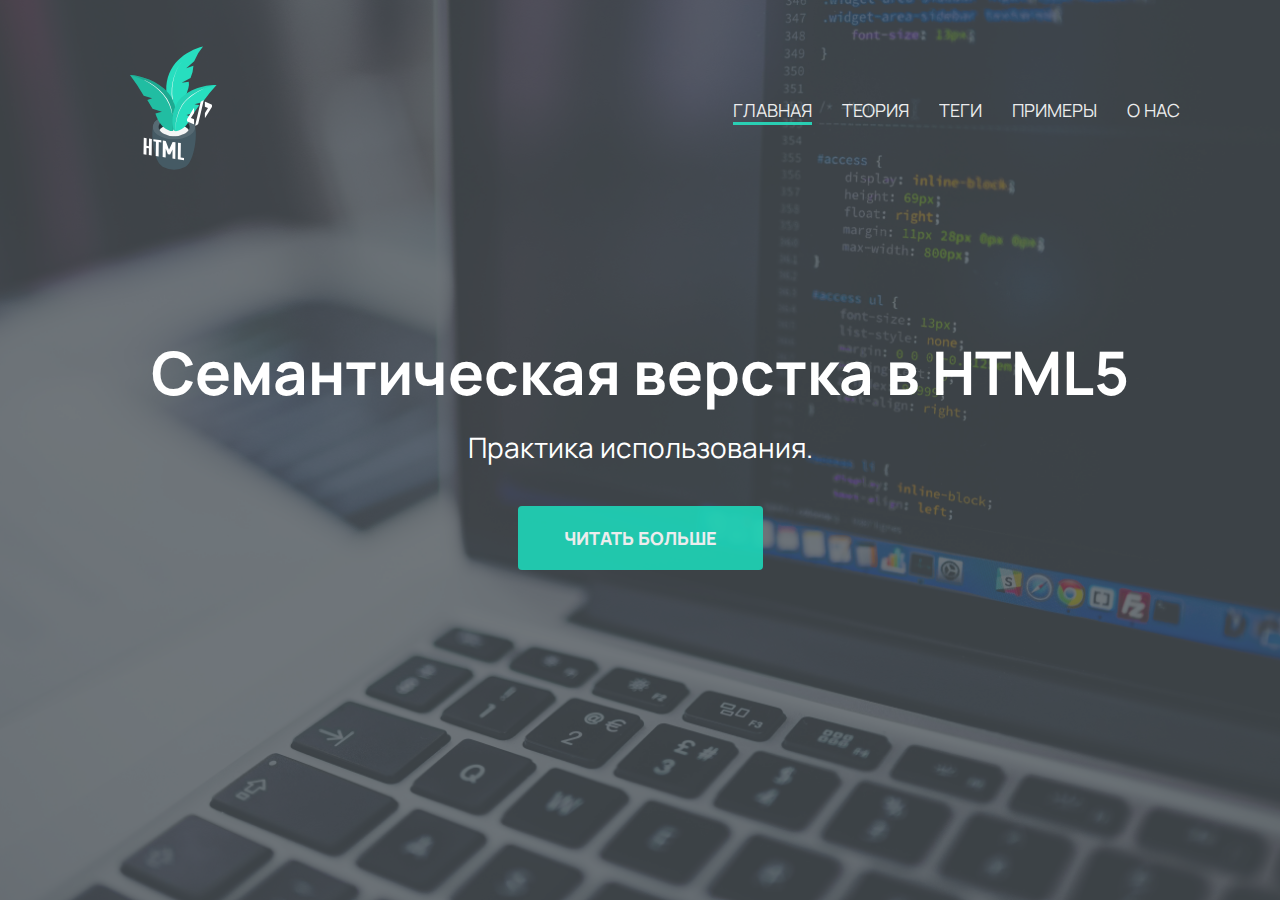
<file: HTML5/index.html>
<!DOCTYPE html>
<html lang="ru">
<head>
    <meta charset="utf-8">
    <meta http-equiv="X-UA-Compatible" content="IE=edge">
	<meta name="viewport" content="width=device-width, initial-scale=1">
	<meta name="Keywords"content="HTML, HTML5, семантическая верстка, теги, сайт, верстка сайта">
    <title>Семантическая верстка в HTML5</title>

	<link href="https://fonts.googleapis.com/css2?family=Manrope:wght@400;700&display=swap" rel="stylesheet">
	<link rel="stylesheet" href="https://maxcdn.bootstrapcdn.com/font-awesome/4.5.0/css/font-awesome.min.css">
	<link rel="stylesheet" href="css/styleindex.css">
	<link rel="icon" href="img/favicon.ico">


</head>

<body>

	<header>
		<img src="img/logo.svg" alt="Логотип сайта"/>
		<nav>
		<ul>
			<li ><a class="current" href="index.html">Главная</a></li>
			<li><a href="teory.html">Теория</a></li>
			<li><a href="tags.html">Теги</a></li>
			<li><a href="examples.html">Примеры</a></li>
			<li><a href="about.html">О нас</a></li>
		</ul>
		</nav>
	</header>
<main>
	<section class="content">
		<div class="background-image" style="background-image: url(img/background.jpg);"></div>
		<h1>Семантическая верстка в HTML5</h1>
		<h3>Практика использования.</h3>
		<a href="teory.html" class="btn">Читать больше</a>
	</section>
</main>
</body>

</html>
</file>
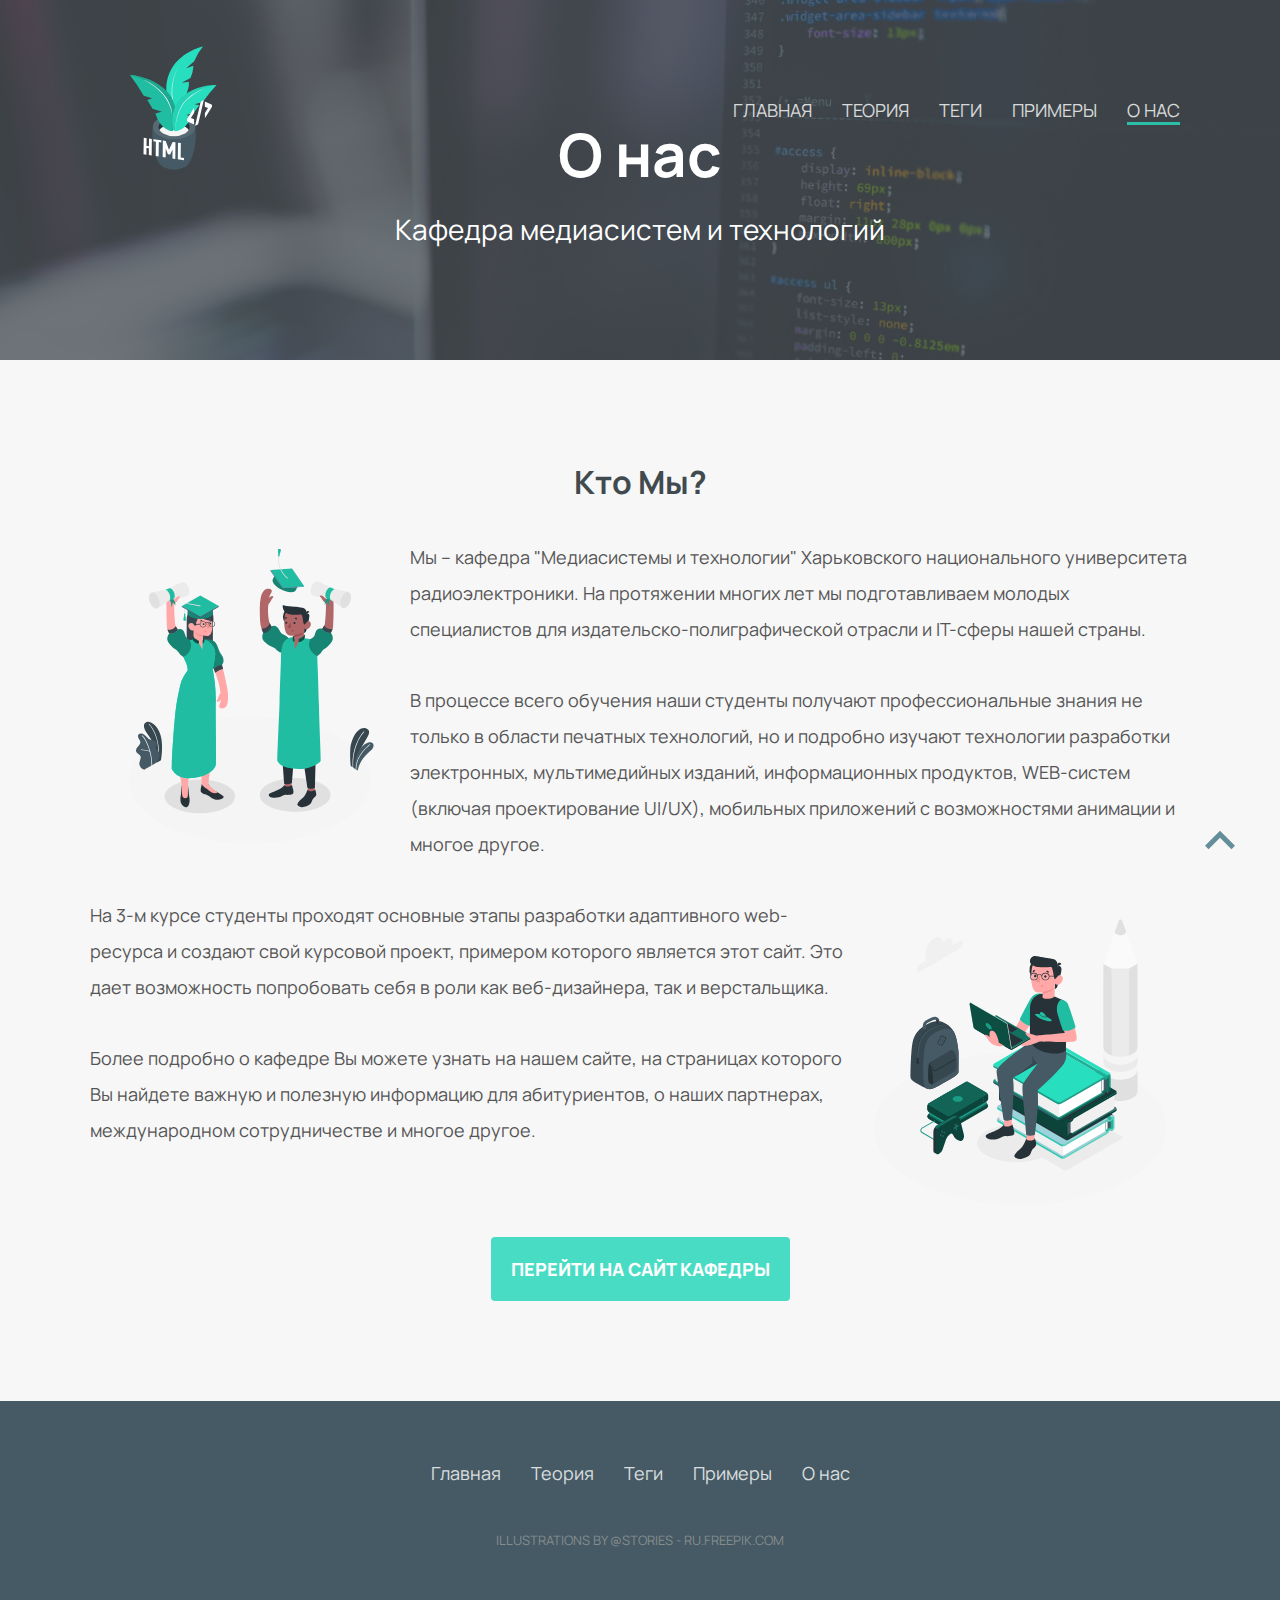
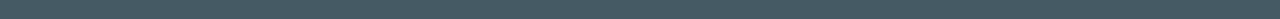
<file: HTML5/about.html>
<!DOCTYPE html>
<html lang="ru">

<head>
	<meta charset="utf-8">
	<meta http-equiv="X-UA-Compatible" content="IE=edge">
	<meta name="viewport" content="width=device-width, initial-scale=1">
	<meta name="Keywords" content="Кафедра МСТ, Медиасистемы и технологии, ХНУРЭ, сайт"> 
	<title>О кафедре Медиасистем и технологий</title>


	<link href="https://fonts.googleapis.com/css2?family=Manrope:wght@400;700&display=swap" rel="stylesheet">
	<link rel="stylesheet" href="https://maxcdn.bootstrapcdn.com/font-awesome/4.5.0/css/font-awesome.min.css">
	<link rel="stylesheet" href="css/styles.css">
	<link rel="icon" href="img/favicon.ico">
	<script src="https://ajax.googleapis.com/ajax/libs/jquery/1.7.1/jquery.min.js"></script>
	<script async src="script/arrowup.js"></script>
	

</head>

<body>

	<header>
		<img src="img/logo.svg" alt="Логотип сайта" />
		<nav>
			<ul>
				<li><a href="index.html">Главная</a></li>
				<li><a href="teory.html">Теория</a></li>
				<li><a href="tags.html">Теги</a></li>
				<li><a href="examples.html">Примеры</a></li>
				<li><a class="current" href="about.html">О нас</a></li>
			</ul>
		</nav>
	</header>


	<section class="wrapper">
		<div class="background-image" style="background-image: url(img/background.jpg);"></div>
		<h1>О нас</h1>
		<h3>Кафедра медиасистем и технологий</h3>
	</section>


	<main>
		<section class="info">
			<h3 class="title">Кто Мы?</h3>
			<ul class="grid">
				<li>

					<img id="abouticonleft" src="img/univer.svg" alt="" />
					<p>Мы – кафедра "Медиасистемы и технологии" Харьковского национального университета
						радиоэлектроники. На протяжении многих лет мы подготавливаем молодых специалистов для
						издательско-полиграфической отрасли и IT-сферы нашей страны.</p>
					<p>В процессе всего обучения наши студенты получают профессиональные знания не только в области
						печатных технологий, но и подробно изучают технологии разработки электронных, мультимедийных
						изданий, информационных продуктов, WEB-систем (включая проектирование UI/UX), мобильных
						приложений с возможностями анимации и многое другое.</p>
					<img id="abouticonright" src="img/studying.svg" alt="" />
					<p>На 3-м курсе студенты проходят основные этапы разработки адаптивного web-ресурса и создают свой
						курсовой проект, примером которого является этот сайт. Это дает возможность попробовать себя в
						роли как веб-дизайнера, так и верстальщика.</p>
					<p></p>
					<p>Более подробно о кафедре Вы можете узнать на нашем сайте, на страницах которого Вы найдете важную
						и полезную информацию для абитуриентов, о наших партнерах, международном сотрудничестве и многое
						другое.</p>
				</li>
			</ul>
			<a href="http://mst.nure.ua" target="_blank" class="btn">Перейти на сайт кафедры</a>
		</section>


	</main>

	<div id="topNubex"><img src="img/up.svg" alt="ButtonUp"></div>

	<footer>
		<nav>
			<ul>
				<li><a href="index.html">Главная</a></li>
				<li><a href="teory.html">Теория</a></li>
				<li><a href="tags.html">Теги</a></li>
				<li><a href="examples.html">Примеры</a></li>
				<li><a href="about.html">О нас</a></li>
			</ul>
		</nav>
		<p class="atributation"><a href="https://ru.freepik.com/free-photos-vectors">Illustrations by @stories - ru.freepik.com</a></p>
	</footer>

</body>

</html>
</file>
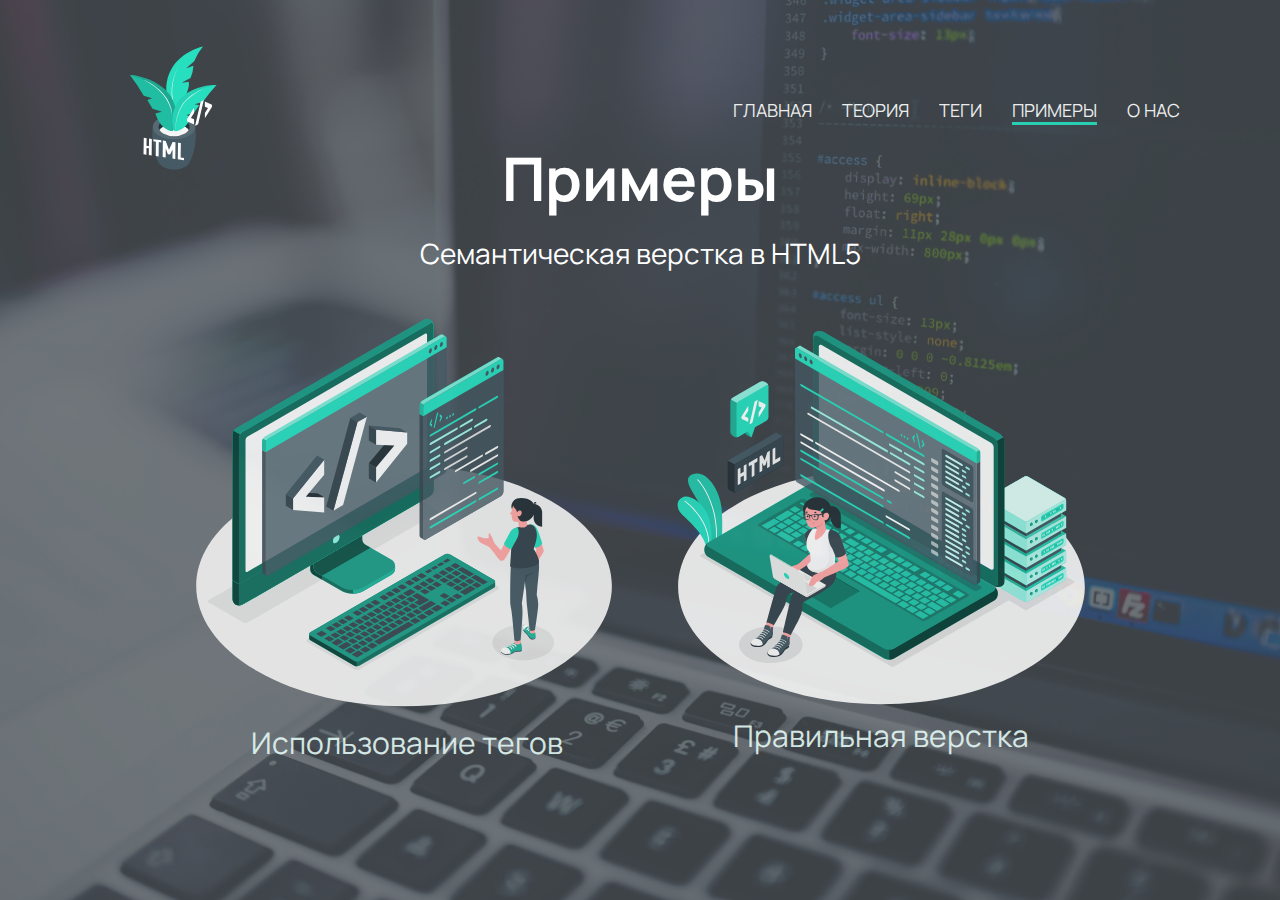
<file: HTML5/examples.html>
<!DOCTYPE html>
<html lang="ru">

<head>
	<meta charset="utf-8">
	<meta http-equiv="X-UA-Compatible" content="IE=edge">
	<meta name="viewport" content="width=device-width, initial-scale=1">
	<meta name="Keywords" content="HTML5, семантическая верстка, правильная верстка, сайт, верстка сайта"> 
	<title>Примеры семантических тегов и правильной верстки</title>

	<link href="https://fonts.googleapis.com/css2?family=Manrope:wght@400;700&display=swap" rel="stylesheet">
	<link rel="stylesheet" href="https://maxcdn.bootstrapcdn.com/font-awesome/4.5.0/css/font-awesome.min.css">
	<link rel="stylesheet" href="css/styleindex.css">
	<link rel="icon" href="img/favicon.ico">
</head>

<body>

	<header>
		<img src="img/logo.svg" alt="Логотип сайта" />
		<nav>
			<ul>
				<li><a href="index.html">Главная</a></li>
				<li><a href="teory.html">Теория</a></li>
				<li><a href="tags.html">Теги</a></li>
				<li><a class="current" href="examples.html">Примеры</a></li>
				<li><a href="about.html">О нас</a></li>
			</ul>
		</nav>
	</header>

	<main>
		<section class="content examples">
			<div class="background-image" style="background-image: url(img/background.jpg);"></div>
			<h1>Примеры</h1>
			<h3>Семантическая верстка в HTML5</h3>
			<div class="buttons">
				<p><a href="examplestags.html"><img src="img/btn1.svg" alt="button1" />Использование тегов</a></p>
				<p><a href="exampleslayout.html"><img src="img/btn2.svg" alt="button2" />Правильная верстка</a></p>
			</div>
		</section>
	</main>

</body>

</html>
</file>
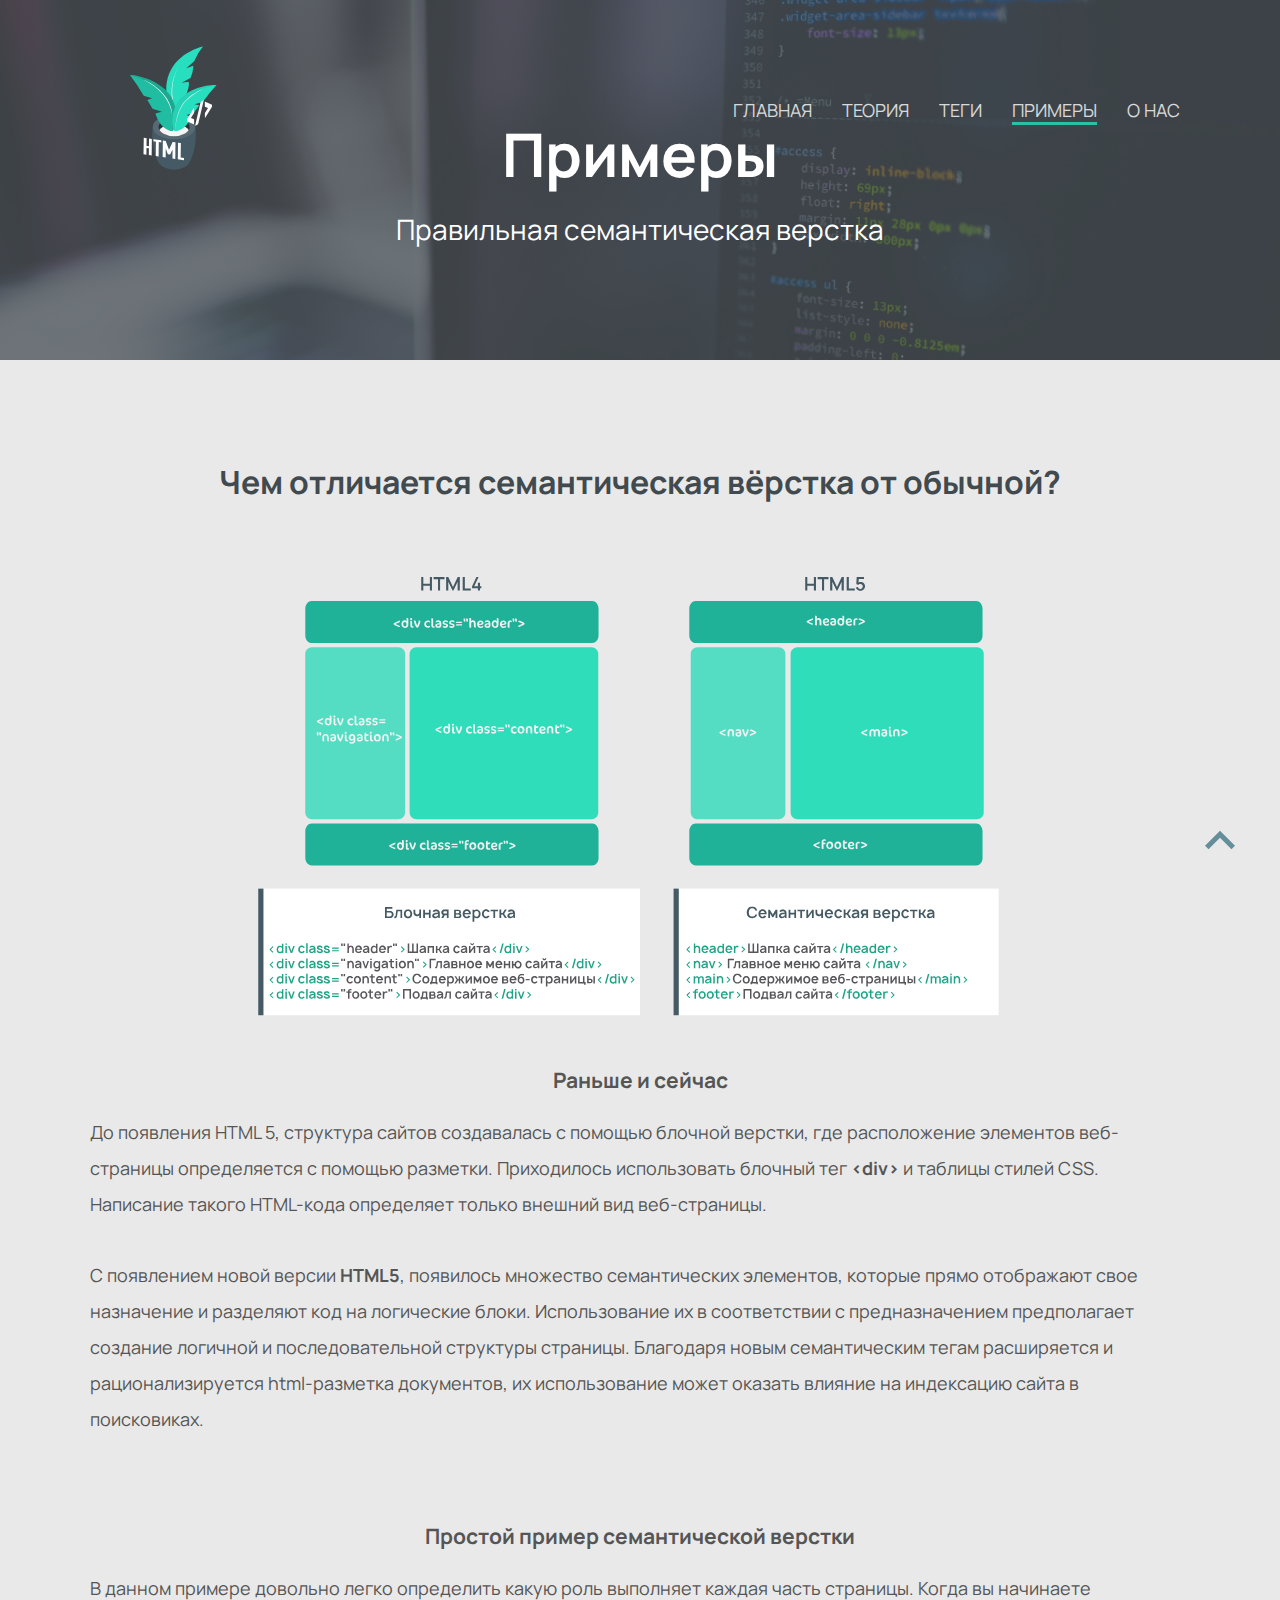
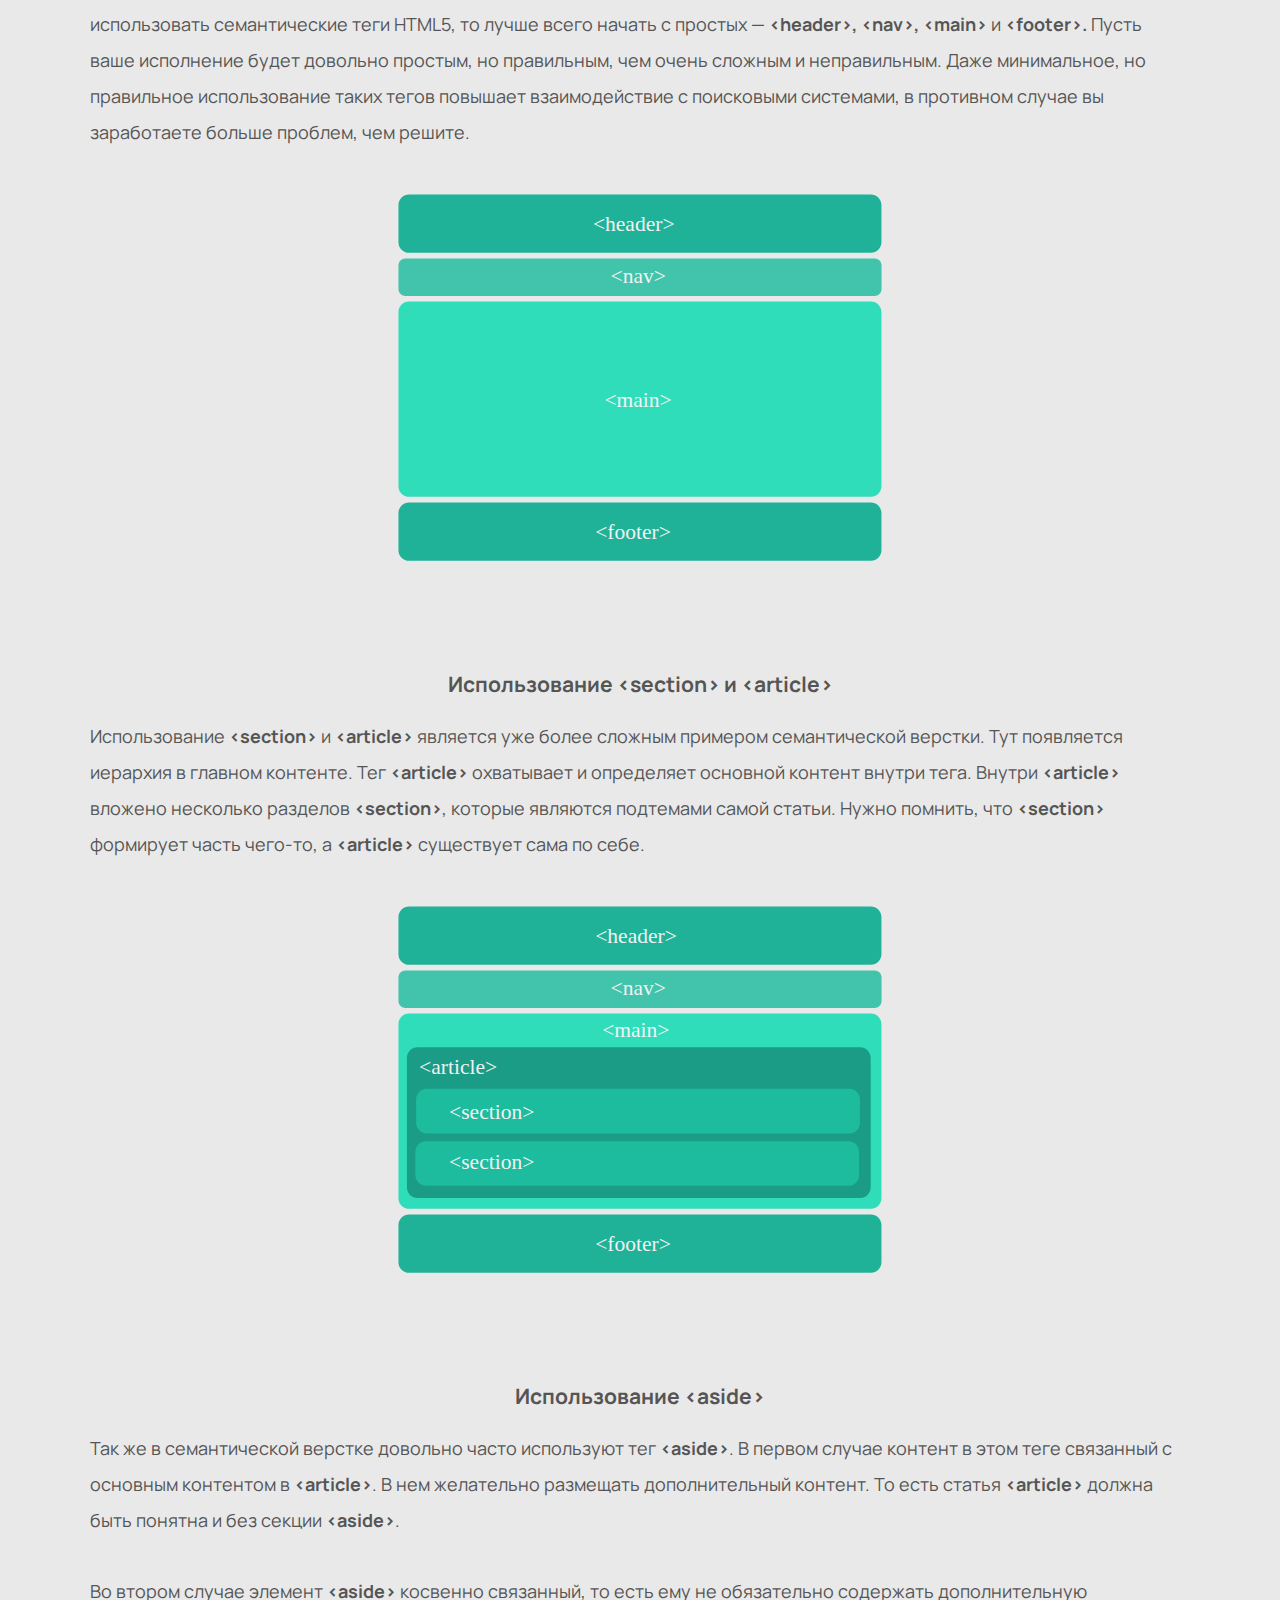
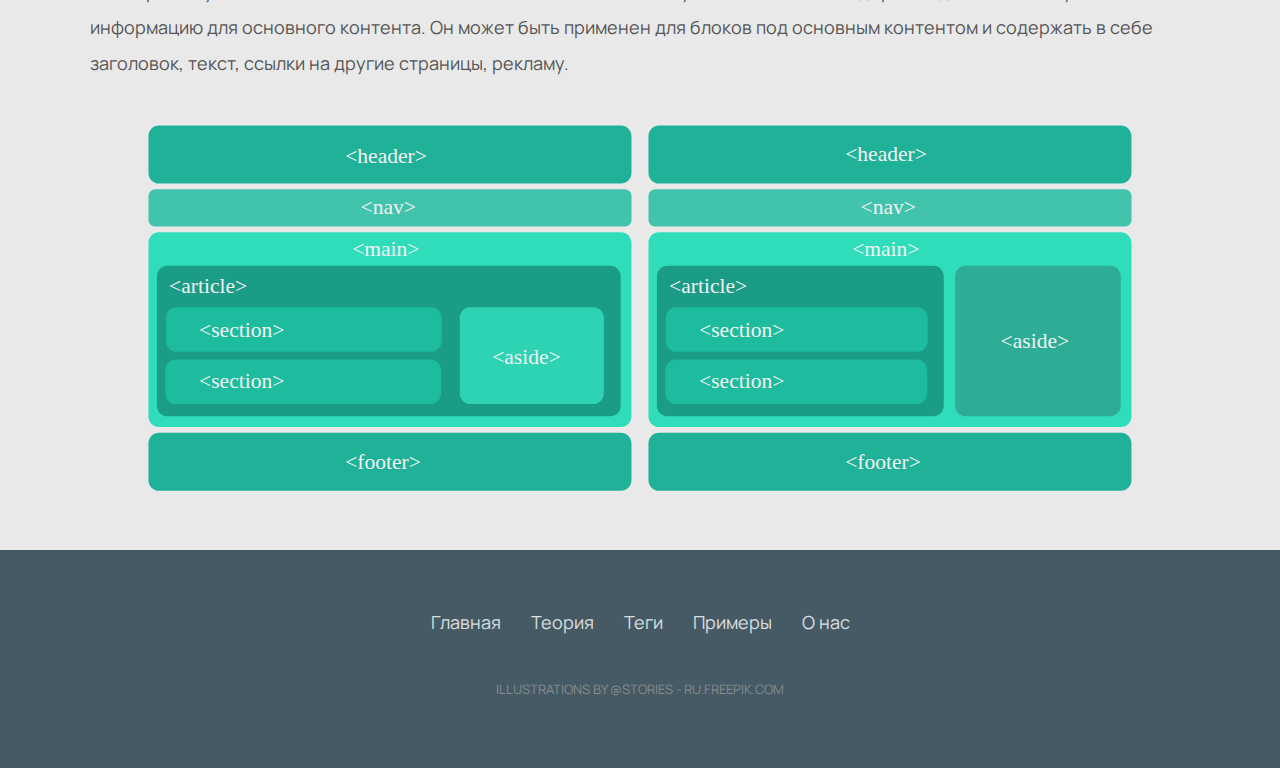
<file: HTML5/exampleslayout.html>
<!DOCTYPE html>
<html lang="ru">

<head>
	<meta charset="utf-8">
	<meta http-equiv="X-UA-Compatible" content="IE=edge">
	<meta name="viewport" content="width=device-width, initial-scale=1">
	<meta name="Keywords"content="HTML, HTML5, семантическая верстка, правильная верстка, сайт, верстка сайта, блочная верстка, div, article, aside, header, nav, main, footer, section">
	<title>Примеры правильной семантической верстки</title>


	<link href="https://fonts.googleapis.com/css2?family=Manrope:wght@400;700&display=swap" rel="stylesheet">
	<link rel="stylesheet" href="https://maxcdn.bootstrapcdn.com/font-awesome/4.5.0/css/font-awesome.min.css">
	<link rel="stylesheet" href="css/styles.css">
	<link rel="icon" href="img/favicon.ico">
	<script src="https://ajax.googleapis.com/ajax/libs/jquery/1.7.1/jquery.min.js"></script>
	<script async src="script/arrowup.js"></script>
	

</head>

<body>

	<header>
		<img src="img/logo.svg" alt="Логотип сайта" />
		<nav>
			<ul>
				<li><a href="index.html">Главная</a></li>
				<li><a href="teory.html">Теория</a></li>
				<li><a href="tags.html">Теги</a></li>
				<li><a class="current" href="examples.html">Примеры</a></li>
				<li><a href="about.html">О нас</a></li>
			</ul>
		</nav>
	</header>


	<section class="wrapper">
		<div class="background-image" style="background-image: url(img/background.jpg);"></div>
		<h1>Примеры</h1>
		<h3>Правильная семантическая верстка</h3>
	</section>

	<main>
		<article class="exampleslayout">
			<h3 class="title">Чем отличается семантическая вёрстка от обычной?</h3>


			<div class="imgbeforeafter">
				<img src="img/html4.svg" alt="" />
				<img src="img/html5.svg" alt="" />
			</div>


			<section class="blockandsemantic">
				<h3>Раньше и сейчас</h3>

				<p>До появления HTML 5, структура сайтов создавалась с помощью блочной верстки, где расположение
					элементов веб-страницы определяется с помощью разметки. Приходилось использовать
					блочный тег <b>&lt;div&gt;</b> и таблицы стилей CSS. Написание такого HTML-кода
					определяет только внешний вид веб-страницы.</p>
				<p>С появлением новой версии <b>HTML5</b>, появилось множество семантических элементов, которые прямо
					отображают свое назначение и разделяют код на логические блоки. Использование их в соответствии с
					предназначением предполагает создание логичной и последовательной структуры страницы. Благодаря
					новым семантическим тегам расширяется и рационализируется html-разметка документов, их использование
					может оказать влияние на индексацию сайта в поисковиках.
				</p>
			</section>

			<section class="blockandsemantic">
				<h3>Простой пример семантической верстки</h3>

				<p>В данном примере довольно легко определить какую роль выполняет каждая часть страницы. Когда вы
					начинаете использовать семантические теги HTML5, то лучше всего начать с простых —
					<b>&lt;header&gt;, &lt;nav&gt;, &lt;main&gt;</b> и <b>&lt;footer&gt;.</b> Пусть ваше исполнение
					будет довольно
					простым, но правильным, чем
					очень сложным и неправильным. Даже минимальное, но правильное использование таких
					тегов повышает взаимодействие с поисковыми системами, в противном случае вы заработаете больше
					проблем, чем решите. </p>
				<img class="imagelayout" src="img/example1.svg" alt="" />

			</section>

			<section class="blockandsemantic">
				<h3>Использование &lt;section&gt; и &lt;article&gt;</h3>

				<p>Использование <b>&lt;section&gt;</b> и <b>&lt;article&gt;</b> является уже более сложным примером
					семантической верстки. Тут
					появляется иерархия
					в главном контенте. Тег <b>&lt;article&gt;</b> охватывает и определяет основной контент внутри тега.
					Внутри
					<b>&lt;article&gt;</b> вложено несколько разделов <b>&lt;section&gt;</b>, которые являются подтемами
					самой статьи.
					Нужно
					помнить, что <b>&lt;section&gt;</b> формирует часть чего-то, а <b>&lt;article&gt; </b>существуeт
					сама по себе.
				</p>
				<img class="imagelayout" src="img/example2.svg" alt="" />
			</section>

			<section class="blockandsemantic">
				<h3>Использование &lt;aside&gt;</h3>

				<p>Так же в семантической верстке довольно часто используют тег
					<b>&lt;aside&gt;</b>. В первом случае контент в этом теге связанный с основным контентом в
					<b>&lt;article&gt;</b>.
					В нем желательно размещать дополнительный контент. То есть статья <b>&lt;article&gt;</b> должна быть
					понятна
					и без секции <b>&lt;aside&gt;</b>.
				</p>
				<p> Во втором случае элемент <b>&lt;aside&gt;</b> косвенно связанный, то есть ему не обязательно
					содержать дополнительную информацию для основного контента. Он может быть применен
					для блоков под основным контентом и содержать в себе заголовок, текст, ссылки на
					другие страницы, рекламу.
				</p>
				<div class="imgaside">
					<img class="imagelayout" src="img/example3.svg" alt="" />
					<img class="imagelayout" src="img/example4.svg" alt="" />
				</div>
			</section>
		</article>
	</main>

	<div id="topNubex"><img src="img/up.svg" alt="ButtonUp"></div>
	<footer>
		<nav>
			<ul>
				<li><a href="index.html">Главная</a></li>
				<li><a href="teory.html">Теория</a></li>
				<li><a href="tags.html">Теги</a></li>
				<li><a href="examples.html">Примеры</a></li>
				<li><a href="about.html">О нас</a></li>
			</ul>
		</nav>
		<p class="atributation"><a href="https://ru.freepik.com/free-photos-vectors">Illustrations by @stories -
				ru.freepik.com</a></p>
	</footer>

</body>

</html>
</file>
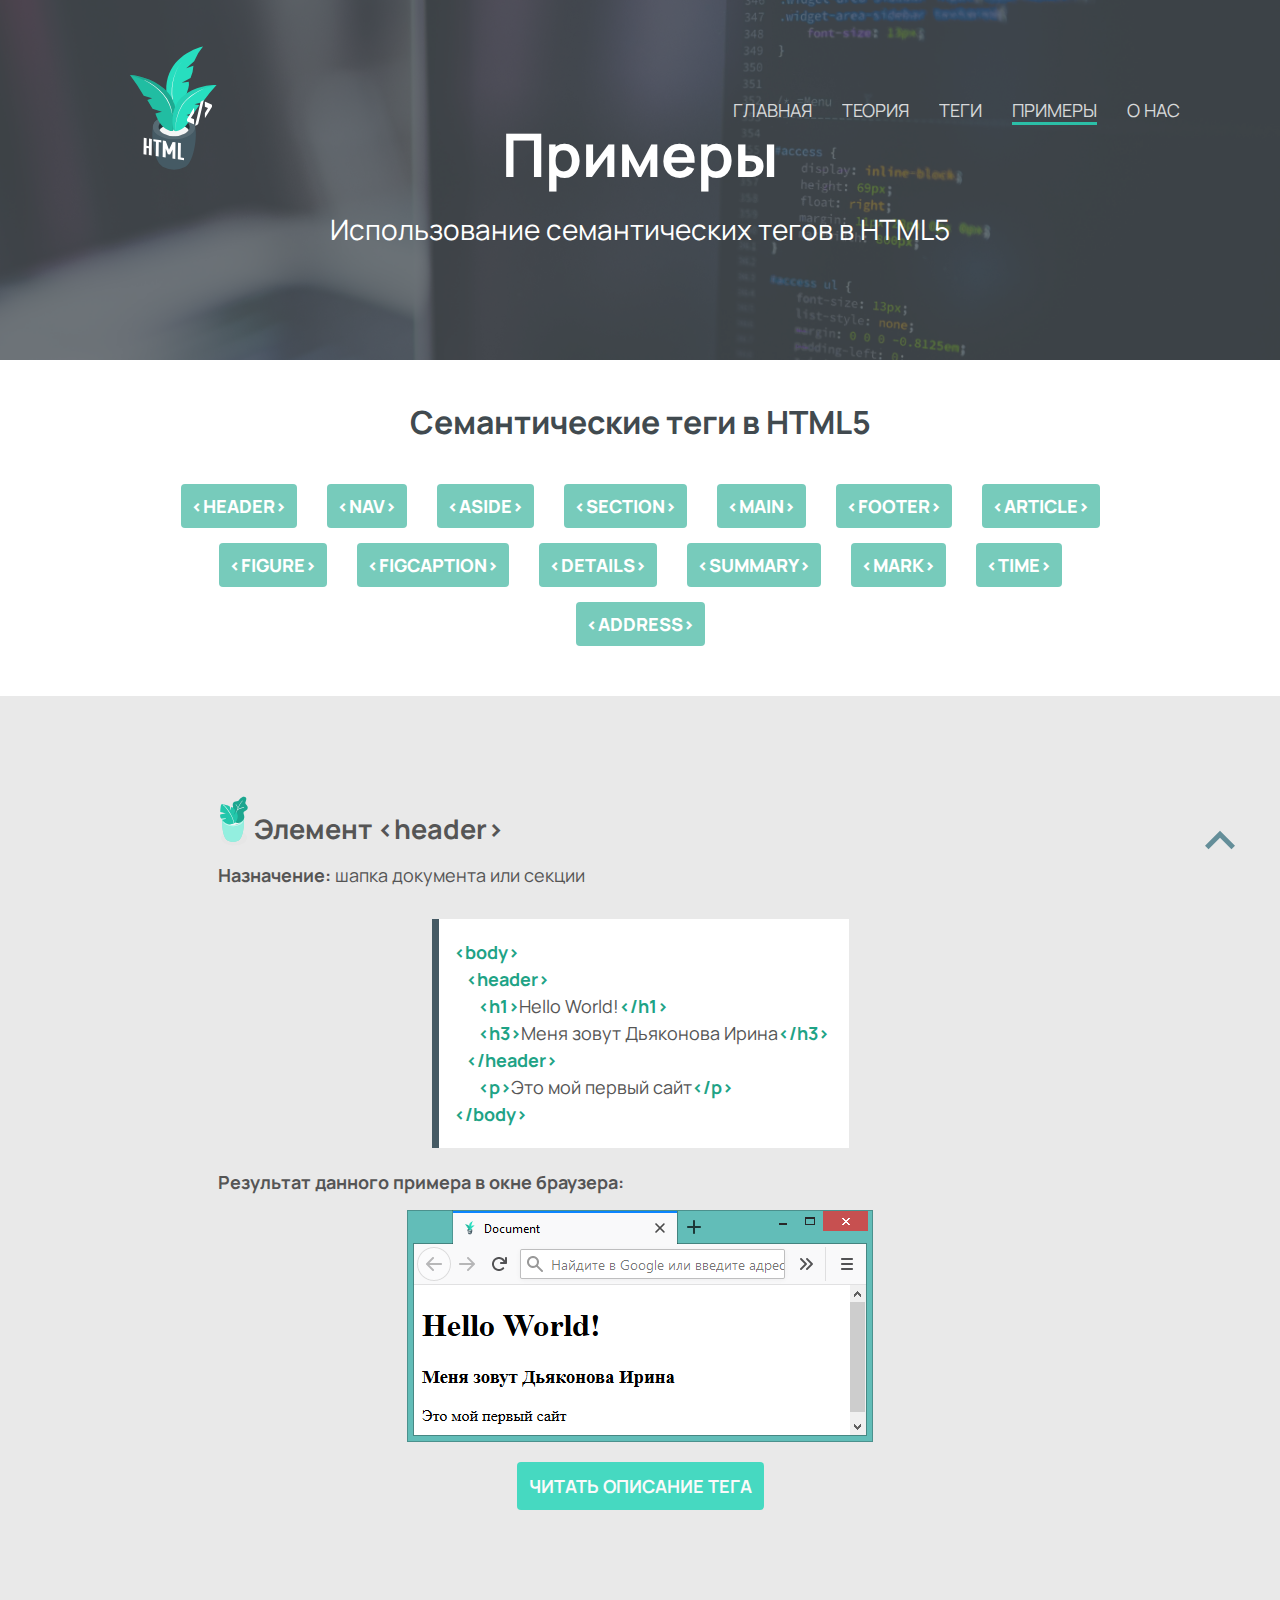
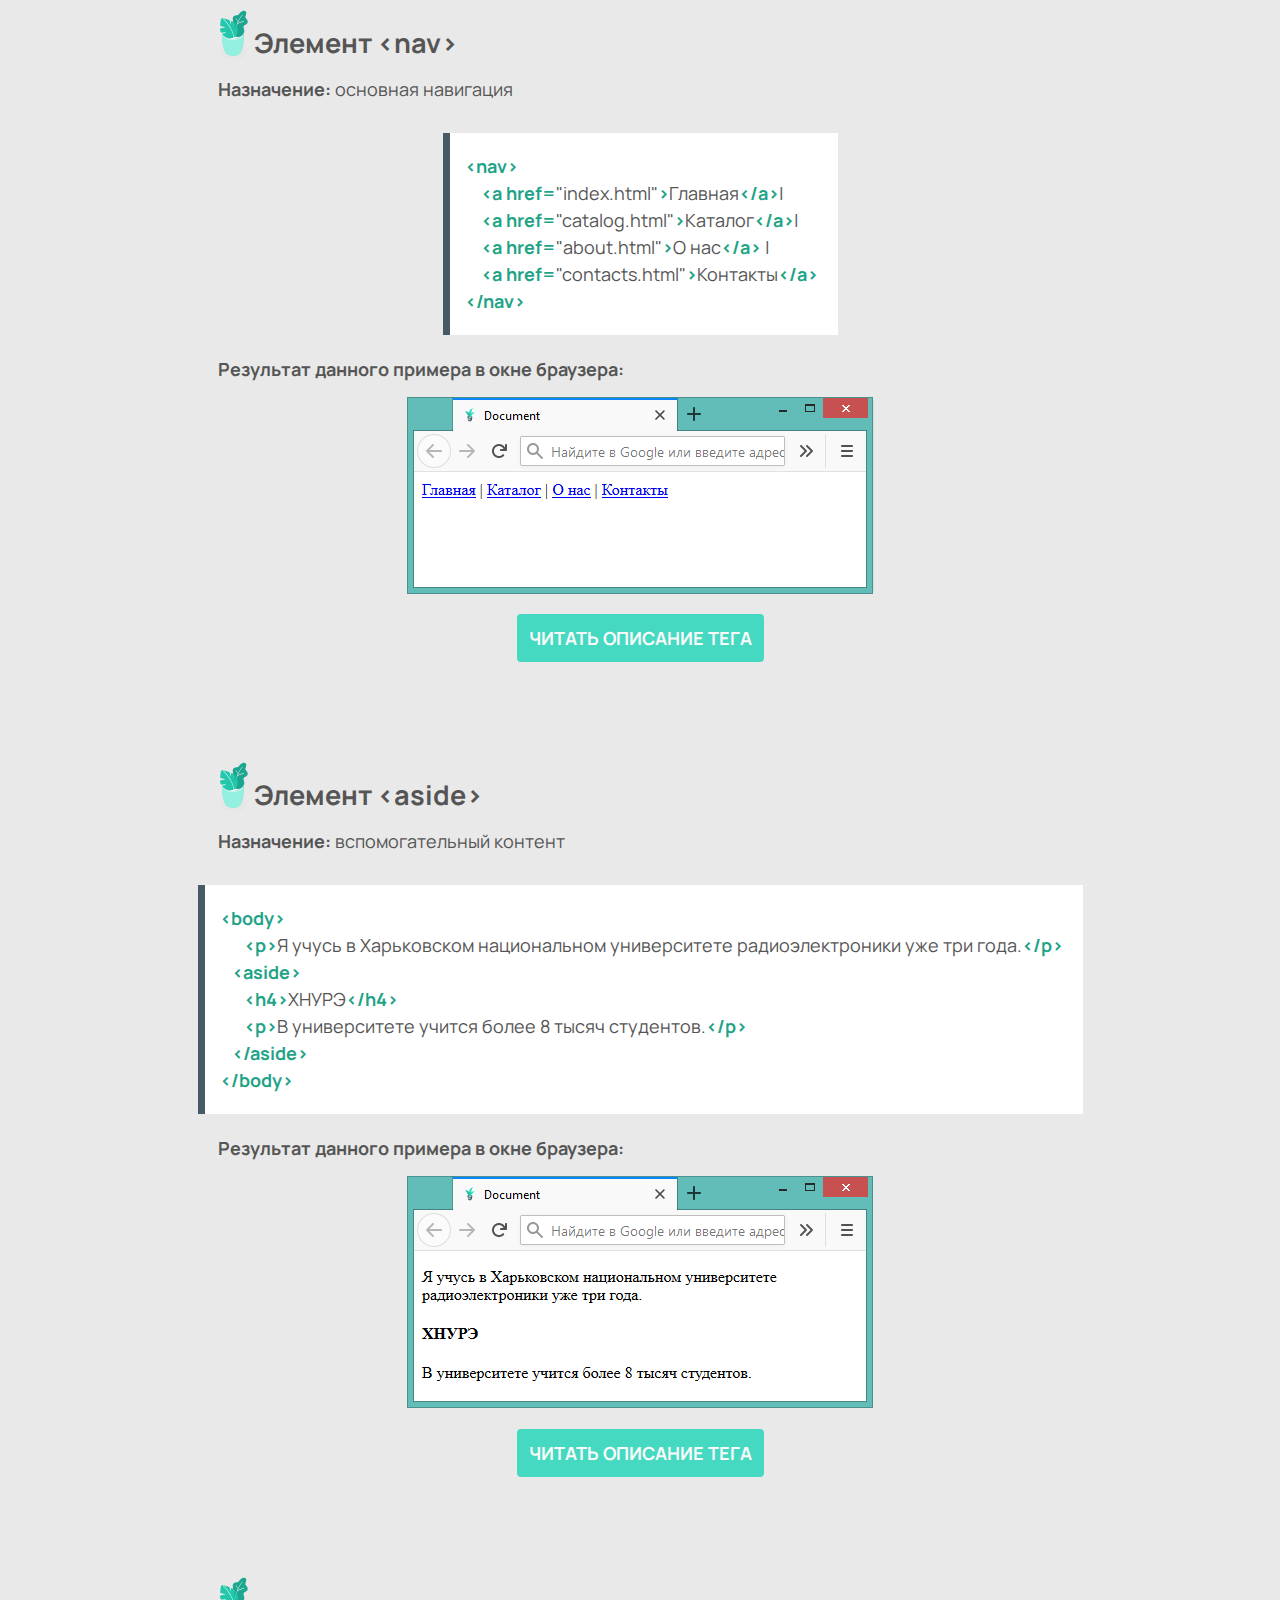
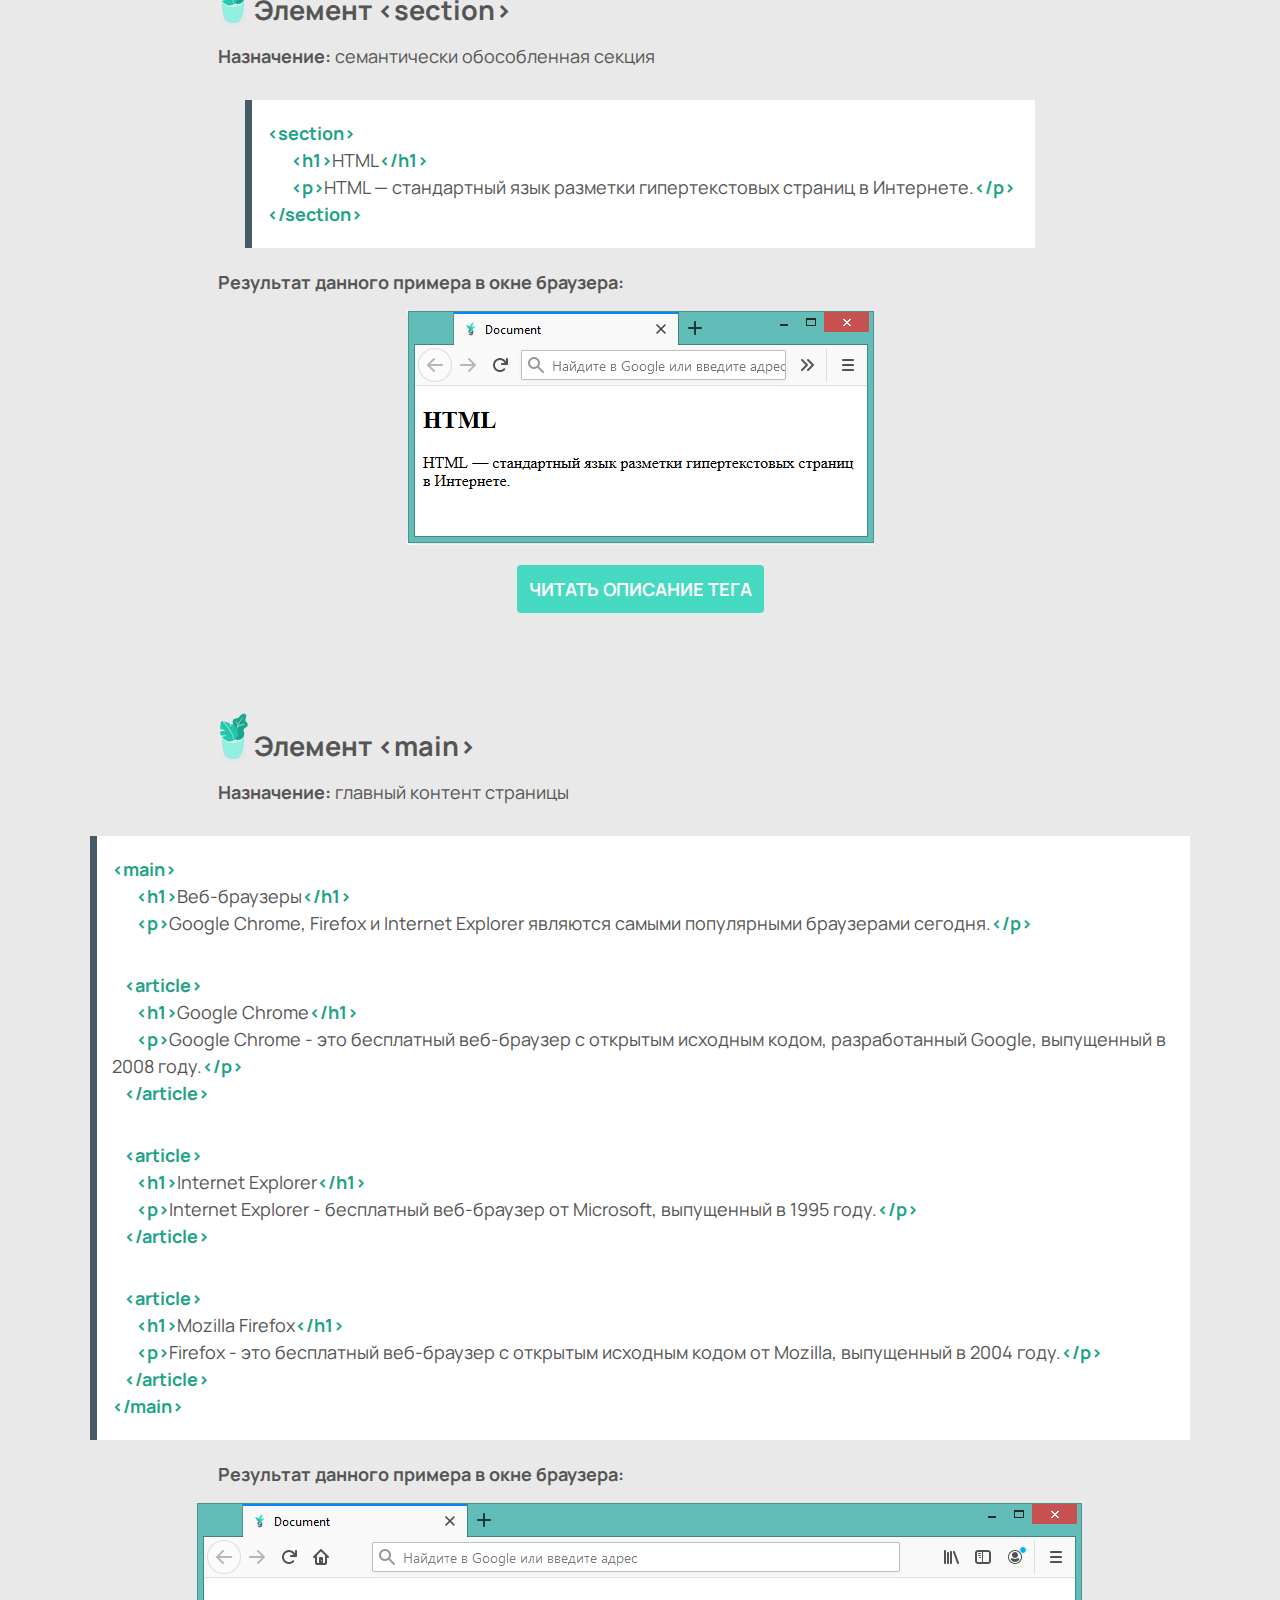
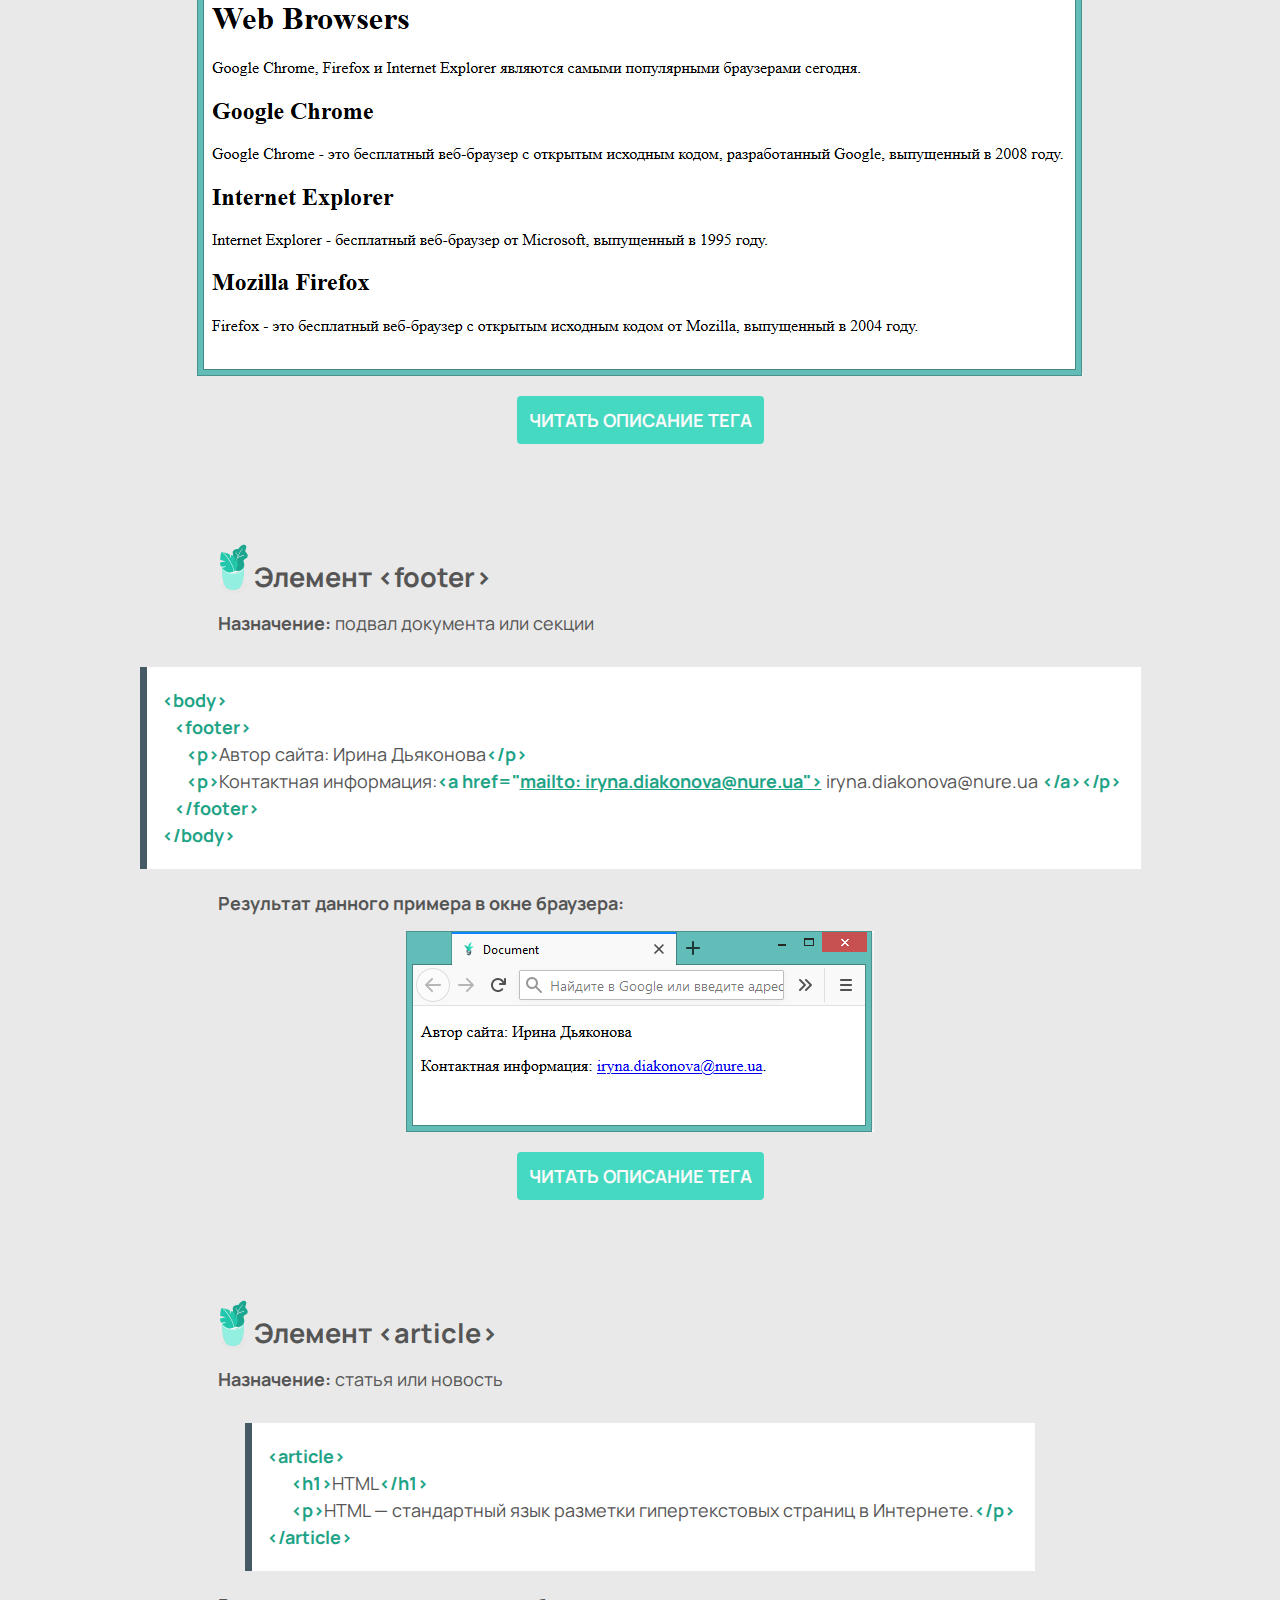
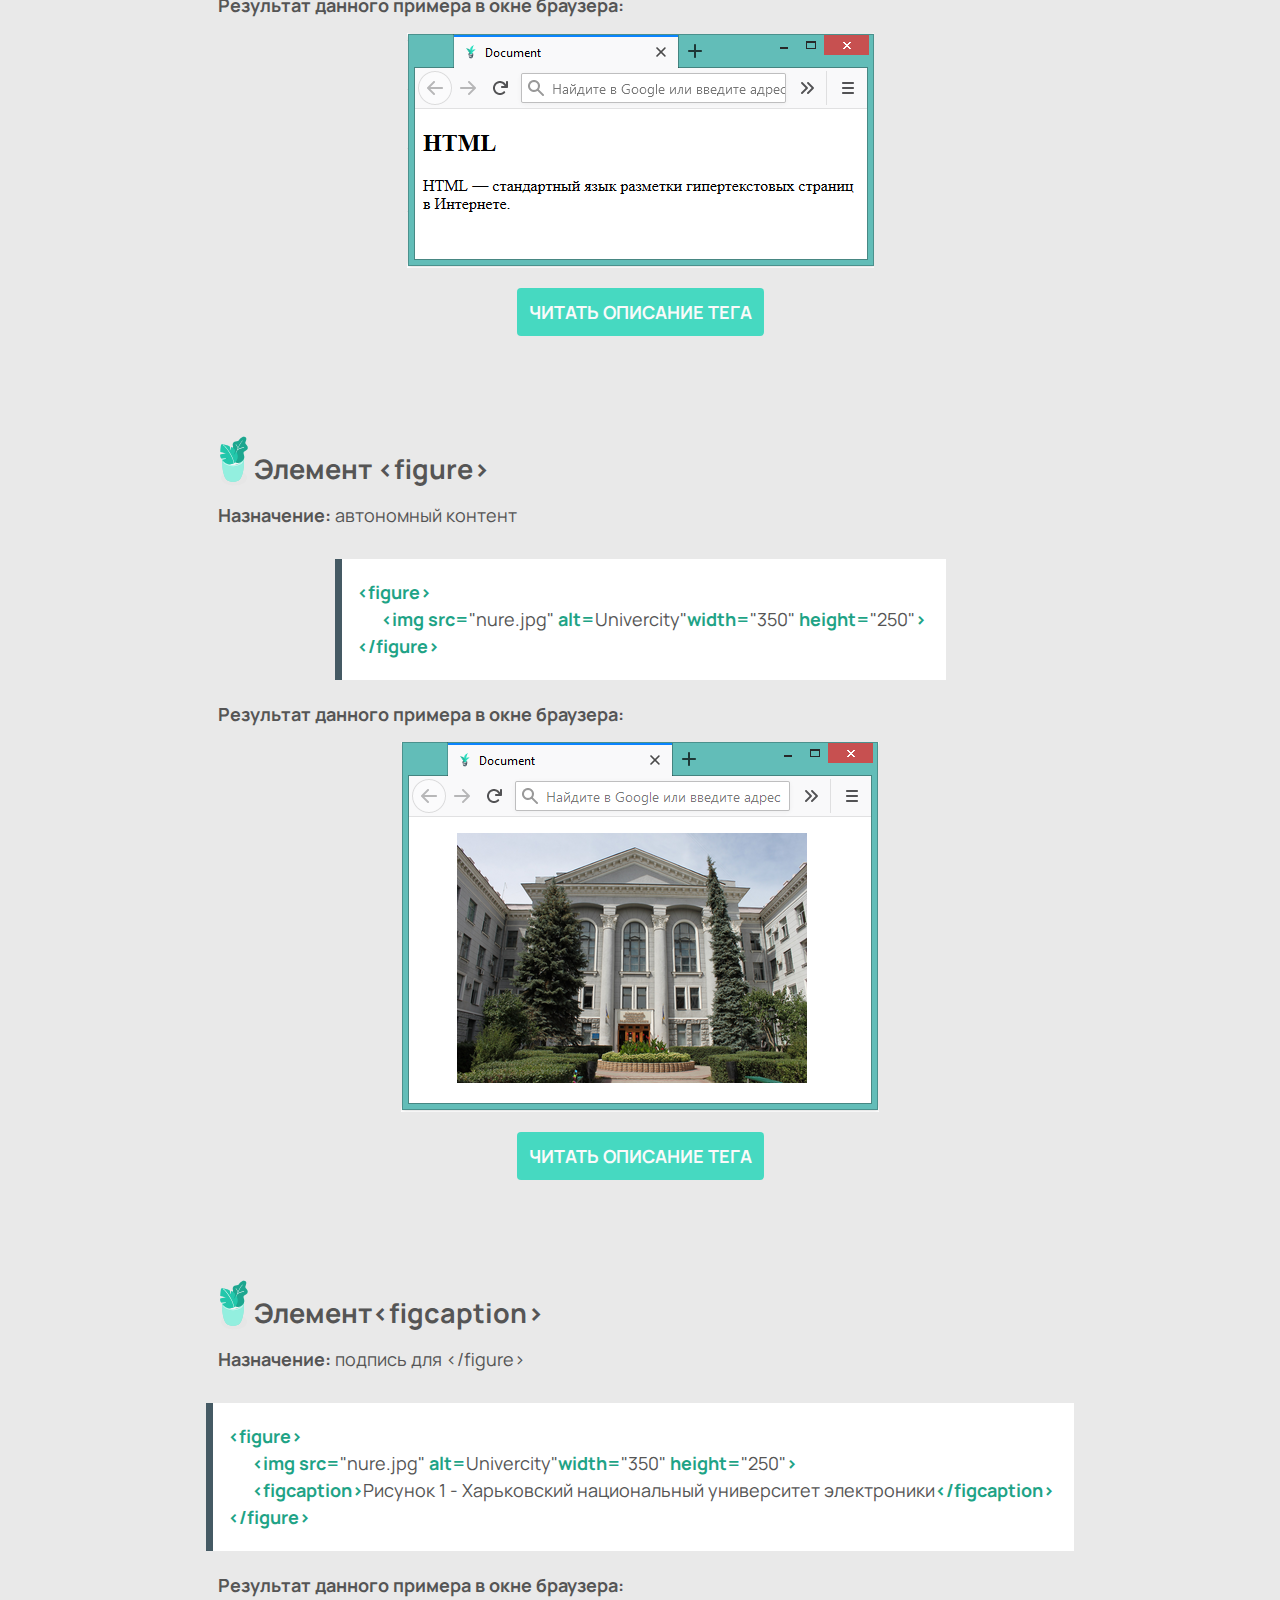
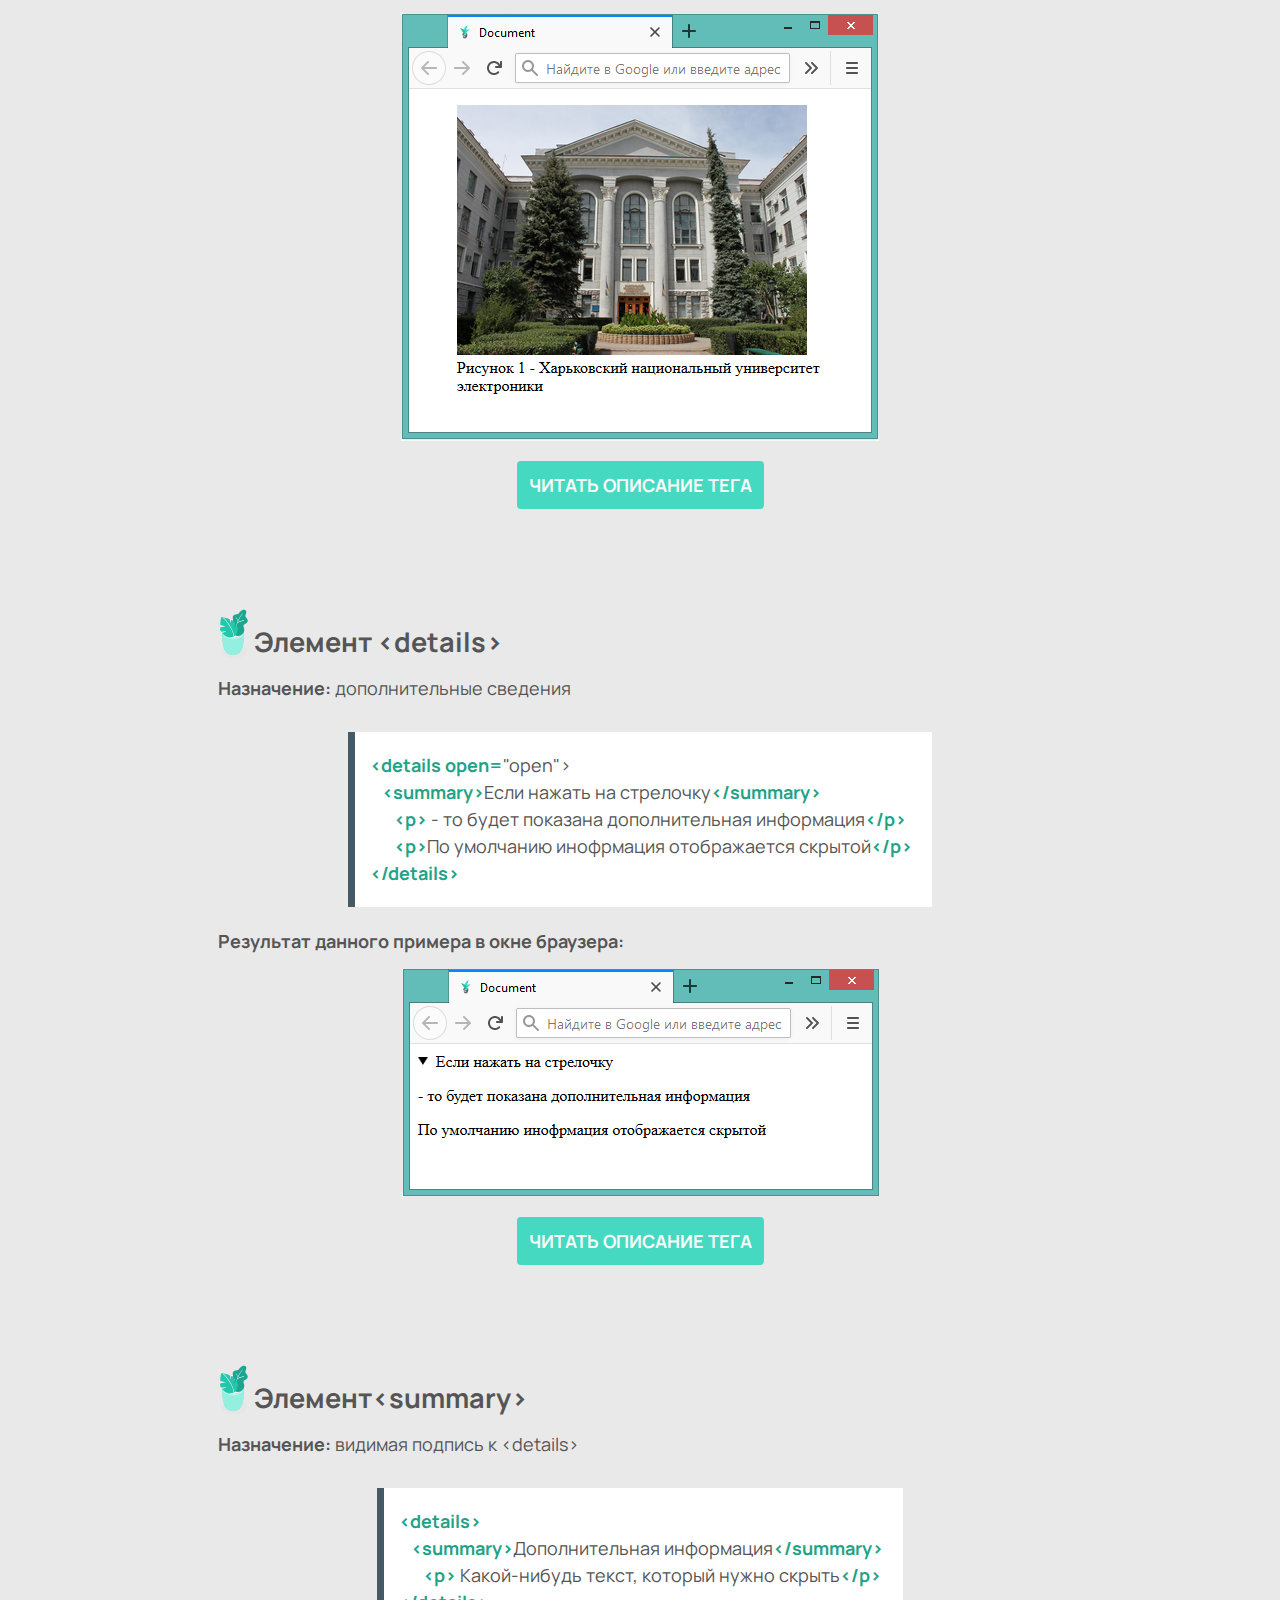
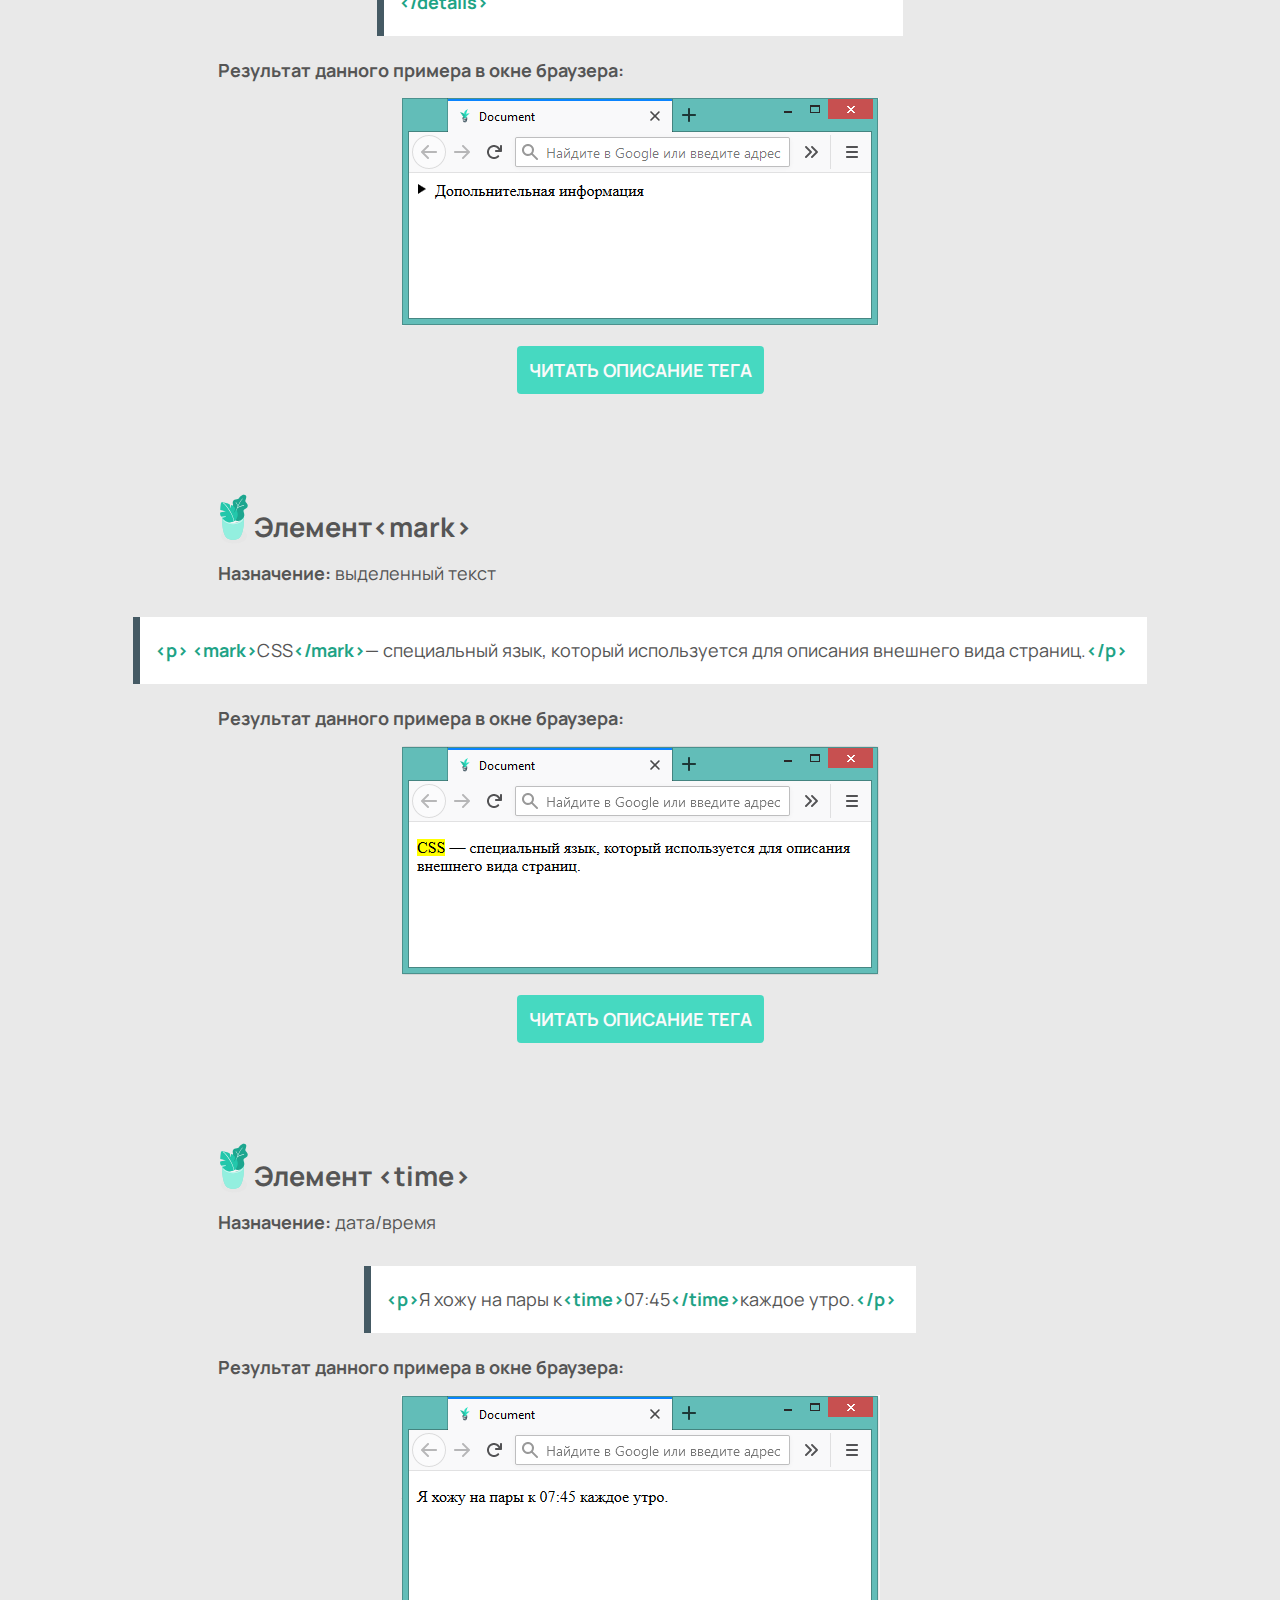
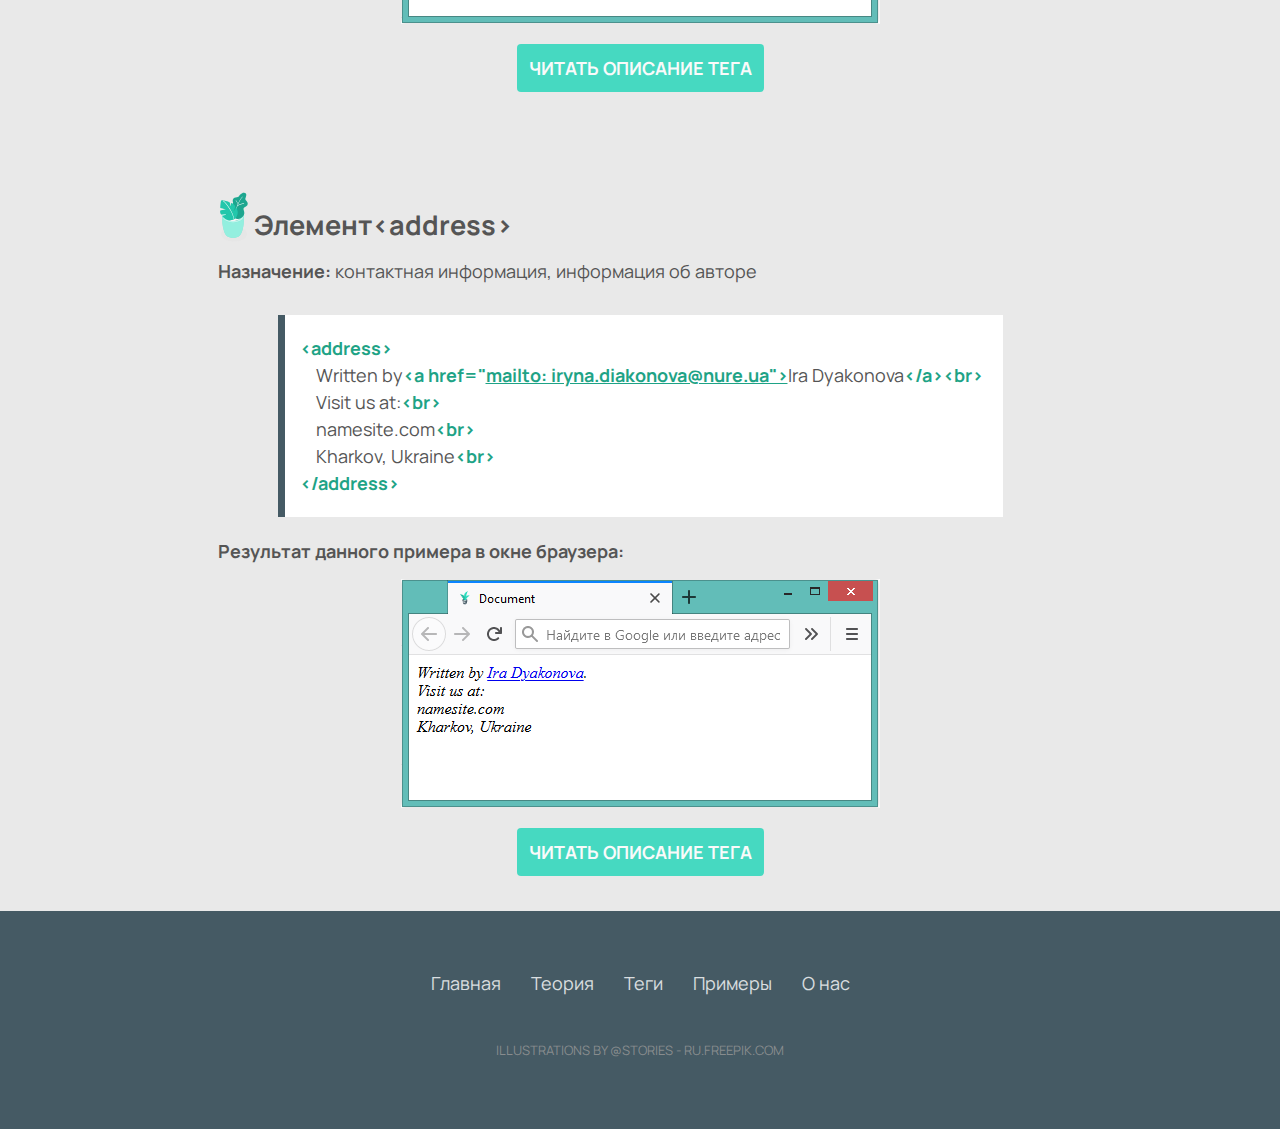
<file: HTML5/examplestags.html>
<!DOCTYPE html>
<html lang="ru">

<head>
	<meta charset="utf-8">
	<meta http-equiv="X-UA-Compatible" content="IE=edge">
	<meta name="viewport" content="width=device-width, initial-scale=1">
	<meta name="Keywords"content="HTML5, семантическая верстка, теги, сайт, article, aside, header, nav, main, footer, section, details, figure, figcaption, summary, mark, time, address">
	<title>Примеры семантических тегов HTML5</title>


	<link href="https://fonts.googleapis.com/css2?family=Manrope:wght@400;700&display=swap" rel="stylesheet">
	<link rel="stylesheet" href="https://maxcdn.bootstrapcdn.com/font-awesome/4.5.0/css/font-awesome.min.css">
	<link rel="stylesheet" href="css/styles.css">
	<link rel="icon" href="img/favicon.ico">
	<script src="https://ajax.googleapis.com/ajax/libs/jquery/1.7.1/jquery.min.js"></script>
	<script async src="script/arrowup.js"></script>

</head>

<body>

	<header>
		<img src="img/logo.svg" alt="Логотип сайта" />
		<nav>
			<ul>
				<li><a href="index.html">Главная</a></li>
				<li><a href="teory.html">Теория</a></li>
				<li><a href="tags.html">Теги</a></li>
				<li><a class="current" href="examples.html">Примеры</a></li>
				<li><a href="about.html">О нас</a></li>
			</ul>
		</nav>
	</header>


	<section class="wrapper">
		<div class="background-image" style="background-image: url(img/background.jpg);"></div>
		<h1>Примеры</h1>
		<h3>Использование семантических тегов в HTML5</h3>
	</section>

	<main>
	<article>
	<section class="links">

		<h3 class="title">Семантические теги в HTML5</h3>
		<nav class="links">
			<a href="#codeitem_1" class="btnlink">&lt;header&gt;</a>
			<a href="#codeitem_2" class="btnlink">&lt;nav&gt;</a>
			<a href="#codeitem_3" class="btnlink">&lt;aside&gt;</a>
			<a href="#codeitem_4" class="btnlink">&lt;section&gt;</a>
			<a href="#codeitem_5" class="btnlink">&lt;main&gt;</a>
			<a href="#codeitem_6" class="btnlink">&lt;footer&gt;</a>
			<a href="#codeitem_7" class="btnlink">&lt;article&gt;</a>
			<a href="#codeitem_8" class="btnlink">&lt;figure&gt;</a>
			<a href="#codeitem_9" class="btnlink">&lt;figcaption&gt;</a>
			<a href="#codeitem_10" class="btnlink">&lt;details&gt;</a>
			<a href="#codeitem_11" class="btnlink">&lt;summary&gt;</a>
			<a href="#codeitem_12" class="btnlink">&lt;mark&gt;</a>
			<a href="#codeitem_13" class="btnlink">&lt;time&gt;</a>
			<a href="#codeitem_14" class="btnlink">&lt;address&gt;</a>
		</nav>
	</section>

	
		<section class="examplecode">
			<h2  class="examplecodeitem" id="codeitem_1"><img src="img/icon.svg" alt="" />Элемент &lt;header&gt;</h2>
			<p class="examplecodeitem"><b>Назначение:</b> шапка документа или секции</p>

			<div class="item-code">
				<span class="tagnamecolor">&lt;body&gt;</span><br>
				&nbsp;&nbsp;&nbsp;<span class="tagnamecolor">&lt;header&gt;</span><br>
				&nbsp;&nbsp;&nbsp;&nbsp;&nbsp;&nbsp;<span class="tagnamecolor">&lt;h1&gt;</span><span>Hello
					World!</span><span class="tagnamecolor">&lt;/h1&gt;</span><br>
				&nbsp;&nbsp;&nbsp;&nbsp;&nbsp;&nbsp;<span class="tagnamecolor">&lt;h3&gt;</span><span>Меня зовут
					Дьяконова Ирина</span><span class="tagnamecolor">&lt;/h3&gt;</span><br>
				&nbsp;&nbsp;&nbsp;<span class="tagnamecolor">&lt;/header&gt;</span><br>
				&nbsp;&nbsp;&nbsp;&nbsp;&nbsp;&nbsp;<span class="tagnamecolor">&lt;p&gt;</span><span>Это мой первый
					сайт</span><span class="tagnamecolor">&lt;/p&gt;</span><br>
				<span class="tagnamecolor">&lt;/body&gt;</span><br>
			</div>

			<p class="examplecodeitem"><b>Результат данного примера в окне браузера:</b></p>
			<img class="imagebrowser" src="img/header.PNG" alt="" />
			<a href="tags.html#item_1" class="btn">Читать описание тега</a>
		</section>

		<section class="examplecode">
			<h2 class="examplecodeitem" id="codeitem_2"><img src="img/icon.svg" alt="" />Элемент &lt;nav&gt;</h2>
			<p class="examplecodeitem"><b>Назначение:</b> основная навигация</p>

			<div class="item-code">
				<span class="tagnamecolor">&lt;nav&gt;</span><br>
				&nbsp;&nbsp;&nbsp;&nbsp;<span class="tagnamecolor">&lt;a&nbsp;href=</span><span>"index.html"</span><span
					class="tagnamecolor">&gt;</span><span>Главная</span><span
					class="tagnamecolor">&lt;/a&gt;</span><span>|</span><br>
				&nbsp;&nbsp;&nbsp;&nbsp;<span
					class="tagnamecolor">&lt;a&nbsp;href=</span><span>"catalog.html"</span><span
					class="tagnamecolor">&gt;</span><span>Каталог</span><span
					class="tagnamecolor">&lt;/a&gt;</span><span>|</span><br>
				&nbsp;&nbsp;&nbsp;&nbsp;<span class="tagnamecolor">&lt;a&nbsp;href=</span><span>"about.html"</span><span
					class="tagnamecolor">&gt;</span><span>O нас</span><span class="tagnamecolor">&lt;/a&gt;</span>
				<span>|</span><br>
				&nbsp;&nbsp;&nbsp;&nbsp;<span
					class="tagnamecolor">&lt;a&nbsp;href=</span><span>"contacts.html"</span><span
					class="tagnamecolor">&gt;</span><span>Контакты</span><span class="tagnamecolor">&lt;/a&gt;</span>
				<br>
				<span class="tagnamecolor">&lt;/nav&gt;</span><br>
			</div>
			<p class="examplecodeitem"><b>Результат данного примера в окне браузера:</b></p>
			<img class="imagebrowser" src="img/nav.PNG" alt="" />
			<a href="tags.html#item_2" class="btn">Читать описание тега</a>
		</section>

		<section class="examplecode">
			<h2 class="examplecodeitem" id="codeitem_3"><img src="img/icon.svg" alt="" />Элемент &lt;aside&gt;</h2>
			<p class="examplecodeitem"><b>Назначение:</b> вспомогательный контент</p>

			<div class="item-code">
				<span class="tagnamecolor">&lt;body&gt;</span><br>
				&nbsp;&nbsp;&nbsp;&nbsp;&nbsp;&nbsp;<span class="tagnamecolor">&lt;p&gt;</span><span>Я учусь в
					Харьковском национальном университете радиоэлектроники уже три года.</span><span
					class="tagnamecolor">&lt;/p&gt;</span><br>
				&nbsp;&nbsp;&nbsp;<span class="tagnamecolor">&lt;aside&gt;</span><br>
				&nbsp;&nbsp;&nbsp;&nbsp;&nbsp;&nbsp;<span class="tagnamecolor">&lt;h4&gt;</span><span>ХНУРЭ</span><span
					class="tagnamecolor">&lt;/h4&gt;</span><br>
				&nbsp;&nbsp;&nbsp;&nbsp;&nbsp;&nbsp;<span class="tagnamecolor">&lt;p&gt;</span><span>В университете
					учится более 8 тысяч студентов.</span><span class="tagnamecolor">&lt;/p&gt;</span><br>
				&nbsp;&nbsp;&nbsp;<span class="tagnamecolor">&lt;/aside&gt;</span><br>
				<span class="tagnamecolor">&lt;/body&gt;</span><br>
			</div>

			<p class="examplecodeitem"><b>Результат данного примера в окне браузера:</b></p>
			<img class="imagebrowser" src="img/aside.PNG" alt="" />
			<a href="tags.html#item_3" class="btn">Читать описание тега</a>
		</section>

		<section class="examplecode">
			<h2 class="examplecodeitem" id="codeitem_4"><img src="img/icon.svg" alt="" />Элемент &lt;section&gt;</h2>
			<p class="examplecodeitem"><b>Назначение:</b> семантически обособленная секция</p>

			<div class="item-code">
				<span class="tagnamecolor">&lt;section&gt;</span><br>
				&nbsp;&nbsp;&nbsp;&nbsp;&nbsp;&nbsp;<span class="tagnamecolor">&lt;h1&gt;</span><span>HTML</span><span
					class="tagnamecolor">&lt;/h1&gt;</span><br>
				&nbsp;&nbsp;&nbsp;&nbsp;&nbsp;&nbsp;<span class="tagnamecolor">&lt;p&gt;</span><span>HTML — стандартный
					язык разметки гипертекстовых страниц в Интернете.</span><span
					class="tagnamecolor">&lt;/p&gt;</span><br>
				<span class="tagnamecolor">&lt;/section&gt;</span><br>
			</div>

			<p class="examplecodeitem"><b>Результат данного примера в окне браузера:</b></p>
			<img class="imagebrowser" src="img/section.PNG" alt="" />
			<a href="tags.html#item_4" class="btn">Читать описание тега</a>
		</section>

		<section class="examplecode">
			<h2 class="examplecodeitem" id="codeitem_5"><img src="img/icon.svg" alt="" />Элемент &lt;main&gt;</h2>
			<p class="examplecodeitem"><b>Назначение:</b> главный контент страницы</p>

			<div class="item-code">
				<span class="tagnamecolor">&lt;main&gt;</span><br>
				&nbsp;&nbsp;&nbsp;&nbsp;&nbsp;&nbsp;<span
					class="tagnamecolor">&lt;h1&gt;</span><span>Веб-браузеры</span><span
					class="tagnamecolor">&lt;/h1&gt;</span><br>
				&nbsp;&nbsp;&nbsp;&nbsp;&nbsp;&nbsp;<span class="tagnamecolor">&lt;p&gt;</span><span>Google Chrome,
					Firefox и Internet Explorer являются самыми популярными браузерами сегодня.</span><span
					class="tagnamecolor">&lt;/p&gt;</span><br>
				<P></P>
				&nbsp;&nbsp;&nbsp;<span class="tagnamecolor">&lt;article&gt;</span><br>
				&nbsp;&nbsp;&nbsp;&nbsp;&nbsp;&nbsp;<span class="tagnamecolor">&lt;h1&gt;</span><span>Google
					Chrome</span><span class="tagnamecolor">&lt;/h1&gt;</span><br>
				&nbsp;&nbsp;&nbsp;&nbsp;&nbsp;&nbsp;<span class="tagnamecolor">&lt;p&gt;</span><span>Google Chrome - это
					бесплатный веб-браузер с открытым исходным кодом, разработанный Google, выпущенный в 2008
					году.</span><span class="tagnamecolor">&lt;/p&gt;</span><br>
				&nbsp;&nbsp;&nbsp;<span class="tagnamecolor">&lt;/article&gt;</span><br>
				<P></P>
				&nbsp;&nbsp;&nbsp;<span class="tagnamecolor">&lt;article&gt;</span><br>
				&nbsp;&nbsp;&nbsp;&nbsp;&nbsp;&nbsp;<span class="tagnamecolor">&lt;h1&gt;</span><span>Internet
					Explorer</span><span class="tagnamecolor">&lt;/h1&gt;</span><br>
				&nbsp;&nbsp;&nbsp;&nbsp;&nbsp;&nbsp;<span class="tagnamecolor">&lt;p&gt;</span><span>Internet Explorer -
					бесплатный веб-браузер от Microsoft, выпущенный в 1995 году.</span><span
					class="tagnamecolor">&lt;/p&gt;</span><br>
				&nbsp;&nbsp;&nbsp;<span class="tagnamecolor">&lt;/article&gt;</span><br>
				<P></P>
				&nbsp;&nbsp;&nbsp;<span class="tagnamecolor">&lt;article&gt;</span><br>
				&nbsp;&nbsp;&nbsp;&nbsp;&nbsp;&nbsp;<span class="tagnamecolor">&lt;h1&gt;</span><span>Mozilla
					Firefox</span><span class="tagnamecolor">&lt;/h1&gt;</span><br>
				&nbsp;&nbsp;&nbsp;&nbsp;&nbsp;&nbsp;<span class="tagnamecolor">&lt;p&gt;</span><span>Firefox - это
					бесплатный веб-браузер с открытым исходным кодом от Mozilla, выпущенный в 2004 году.</span><span
					class="tagnamecolor">&lt;/p&gt;</span><br>
				&nbsp;&nbsp;&nbsp;<span class="tagnamecolor">&lt;/article&gt;</span><br>
				<span class="tagnamecolor">&lt;/main&gt;</span><br>
			</div>

			<p class="examplecodeitem"><b>Результат данного примера в окне браузера:</b></p>
			<img class="imagebrowser" src="img/main.PNG" alt="" />
			<a href="tags.html#item_5" class="btn">Читать описание тега</a>
		</section>

		<section class="examplecode">
			<h2 class="examplecodeitem" id="codeitem_6"><img src="img/icon.svg" alt="" />Элемент &lt;footer&gt;</h2>
			<p class="examplecodeitem"><b>Назначение:</b> подвал документа или секции</p>

			<div class="item-code">
				<span class="tagnamecolor">&lt;body&gt;</span><br>
				&nbsp;&nbsp;&nbsp;<span class="tagnamecolor">&lt;footer&gt;</span><br>
				&nbsp;&nbsp;&nbsp;&nbsp;&nbsp;&nbsp;<span class="tagnamecolor">&lt;p&gt;</span><span>Автор сайта: Ирина
					Дьяконова</span><span class="tagnamecolor">&lt;/p&gt;</span><br>
				&nbsp;&nbsp;&nbsp;&nbsp;&nbsp;&nbsp;<span class="tagnamecolor">&lt;p&gt;</span><span>Контактная
					информация:</span><span class="tagnamecolor">&lt;a href="<u>mailto:
						iryna.diakonova@nure.ua"&gt;</u></span><span> iryna.diakonova@nure.ua </span><span
					class="tagnamecolor">&lt;/a&gt;&lt;/p&gt;</span><br>
				&nbsp;&nbsp;&nbsp;<span class="tagnamecolor">&lt;/footer&gt;</span><br>
				<span class="tagnamecolor">&lt;/body&gt;</span><br>
			</div>

			<p class="examplecodeitem"><b>Результат данного примера в окне браузера:</b></p>
			<img class="imagebrowser" src="img/footer.PNG" alt="" />
			<a href="tags.html#item_6" class="btn">Читать описание тега</a>
		</section>

		<section class="examplecode">
			<h2 class="examplecodeitem" id="codeitem_7"><img src="img/icon.svg" alt="" />Элемент &lt;article&gt;</h2>
			<p class="examplecodeitem"><b>Назначение:</b> статья или новость</p>

			<div class="item-code">
				<span class="tagnamecolor">&lt;article&gt;</span><br>
				&nbsp;&nbsp;&nbsp;&nbsp;&nbsp;&nbsp;<span class="tagnamecolor">&lt;h1&gt;</span><span>HTML</span><span
					class="tagnamecolor">&lt;/h1&gt;</span><br>
				&nbsp;&nbsp;&nbsp;&nbsp;&nbsp;&nbsp;<span class="tagnamecolor">&lt;p&gt;</span><span>HTML — стандартный
					язык разметки гипертекстовых страниц в Интернете.</span><span
					class="tagnamecolor">&lt;/p&gt;</span><br>
				<span class="tagnamecolor">&lt;/article&gt;</span><br>
			</div>

			<p class="examplecodeitem"><b>Результат данного примера в окне браузера:</b></p>
			<img class="imagebrowser" src="img/section.PNG" alt="" />
			<a href="tags.html#item_7" class="btn">Читать описание тега</a>
		</section>

		<section class="examplecode">
			<h2 class="examplecodeitem" id="codeitem_8"><img src="img/icon.svg" alt="" />Элемент &lt;figure&gt;</h2>
			<p class="examplecodeitem"><b>Назначение:</b> автономный контент</p>

			<div class="item-code">
				<span class="tagnamecolor">&lt;figure&gt;</span><br>
				&nbsp;&nbsp;&nbsp;&nbsp;&nbsp;&nbsp;<span class="tagnamecolor">&lt;img src=</span><span>"nure.jpg"
				</span><span class="tagnamecolor">alt=</span><span>Univercity"</span><span
					class="tagnamecolor">width=</span><span>"350"</span> <span
					class="tagnamecolor">height=</span><span>"250"</span><span class="tagnamecolor">&gt;</span><br>
				<span class="tagnamecolor">&lt;/figure&gt;</span><br>
			</div>

			<p class="examplecodeitem"><b>Результат данного примера в окне браузера:</b></p>
			<img class="imagebrowser" src="img/figure.PNG" alt="" />
			<a href="tags.html#item_8" class="btn">Читать описание тега</a>
		</section>

		<section class="examplecode">
			<h2 class="examplecodeitem" id="codeitem_9"><img src="img/icon.svg" alt="" />Элемент&lt;figcaption&gt;</h2>
			<p class="examplecodeitem"><b>Назначение:</b> подпись для &lt;/figure&gt;</p>

			<div class="item-code">
				<span class="tagnamecolor">&lt;figure&gt;</span><br>
				&nbsp;&nbsp;&nbsp;&nbsp;&nbsp;&nbsp;<span class="tagnamecolor">&lt;img src=</span><span>"nure.jpg"
				</span><span class="tagnamecolor">alt=</span><span>Univercity"</span><span
					class="tagnamecolor">width=</span><span>"350"</span> <span
					class="tagnamecolor">height=</span><span>"250"</span><span class="tagnamecolor">&gt;</span><br>
				&nbsp;&nbsp;&nbsp;&nbsp;&nbsp;&nbsp;<span class="tagnamecolor">&lt;figcaption&gt;</span><span>Рисунок 1
					- Харьковский национальный университет электроники</span><span
					class="tagnamecolor">&lt;/figcaption&gt;</span><br>
				<span class="tagnamecolor">&lt;/figure&gt;</span><br>
			</div>

			<p class="examplecodeitem"><b>Результат данного примера в окне браузера:</b></p>
			<img class="imagebrowser" src="img/figcaption.PNG" alt="" />
			<a href="tags.html#item_9" class="btn">Читать описание тега</a>
		</section>

		<section class="examplecode">
			<h2 class="examplecodeitem" id="codeitem_10"><img src="img/icon.svg" alt="" />Элемент &lt;details&gt;</h2>
			<p class="examplecodeitem"><b>Назначение:</b> дополнительные сведения</p>

			<div class="item-code">
				<span class="tagnamecolor">&lt;details open=</span><span>"open"&gt;</span><br>
				&nbsp;&nbsp;&nbsp;<span class="tagnamecolor">&lt;summary&gt;</span><span>Если нажать на
					стрелочку</span><span class="tagnamecolor">&lt;/summary&gt;</span><br>
				&nbsp;&nbsp;&nbsp;&nbsp;&nbsp;&nbsp;<span class="tagnamecolor">&lt;p&gt;</span><span> - то будет
					показана дополнительная информация</span><span class="tagnamecolor">&lt;/p&gt;</span><br>
				&nbsp;&nbsp;&nbsp;&nbsp;&nbsp;&nbsp;<span class="tagnamecolor">&lt;p&gt;</span><span>По умолчанию
					инофрмация отображается скрытой</span><span class="tagnamecolor">&lt;/p&gt;</span><br>
				<span class="tagnamecolor">&lt;/details&gt;</span><br>
			</div>

			<p class="examplecodeitem"><b>Результат данного примера в окне браузера:</b></p>
			<img class="imagebrowser" src="img/deteils.PNG" alt="" />
			<a href="tags.html#item_10" class="btn">Читать описание тега</a>
		</section>

		<section class="examplecode">
			<h2 class="examplecodeitem" id="codeitem_11"><img src="img/icon.svg" alt="" />Элемент&lt;summary&gt;</h2>
			<p class="examplecodeitem"><b>Назначение:</b> видимая подпись к &lt;details&gt;</p>

			<div class="item-code">
				<span class="tagnamecolor">&lt;details&gt;</span><br>
				&nbsp;&nbsp;&nbsp;<span class="tagnamecolor">&lt;summary&gt;</span><span>Дополнительная информация</span><span class="tagnamecolor">&lt;/summary&gt;</span><br>
				&nbsp;&nbsp;&nbsp;&nbsp;&nbsp;&nbsp;<span class="tagnamecolor">&lt;p&gt;</span><span> Какой-нибудь
					текст, который нужно скрыть</span><span class="tagnamecolor">&lt;/p&gt;</span><br>
				<span class="tagnamecolor">&lt;/details&gt;</span><br>
			</div>

			<p class="examplecodeitem"><b>Результат данного примера в окне браузера:</b></p>
			<img class="imagebrowser" src="img/summary.PNG" alt="" />
			<a href="tags.html#item_11" class="btn">Читать описание тега</a>
		</section>

		<section class="examplecode">
			<h2 class="examplecodeitem" id="codeitem_12"><img src="img/icon.svg" alt="" />Элемент&lt;mark&gt;</h2>
			<p class="examplecodeitem"><b>Назначение:</b> выделенный текст</p>

			<div class="item-code">
				<span class="tagnamecolor">&lt;p&gt; &lt;mark&gt;</span><span>CSS</span><span
					class="tagnamecolor">&lt;/mark&gt;</span><span>— специальный язык, который используется для описания
					внешнего вида страниц.</span><span class="tagnamecolor">&lt;/p&gt;</span><br>
			</div>

			<p class="examplecodeitem"><b>Результат данного примера в окне браузера:</b></p>
			<img class="imagebrowser" src="img/mark.PNG" alt="" />
			<a href="tags.html#item_12" class="btn">Читать описание тега</a>
		</section>

		<section class="examplecode">
			<h2 class="examplecodeitem" id="codeitem_13"><img src="img/icon.svg" alt="" />Элемент &lt;time&gt;</h2>
			<p class="examplecodeitem"><b>Назначение:</b> дата/время</p>

			<div class="item-code">
				<span class="tagnamecolor">&lt;p&gt;</span><span>Я хожу на пары к</span><span
					class="tagnamecolor">&lt;time&gt;</span><span>07:45</span><span
					class="tagnamecolor">&lt;/time&gt;</span><span>каждое утро.</span><span
					class="tagnamecolor">&lt;/p&gt;</span><br>
			</div>

			<p class="examplecodeitem"><b>Результат данного примера в окне браузера:</b></p>
			<img class="imagebrowser" src="img/time.PNG" alt="" />
			<a href="tags.html#item_13" class="btn">Читать описание тега</a>
		</section>

		<section class="examplecode">
			<h2 class="examplecodeitem" id="codeitem_14"><img src="img/icon.svg" alt="" />Элемент&lt;address&gt;</h2>
			<p class="examplecodeitem"><b>Назначение:</b> контактная информация, информация об авторе</p>

			<div class="item-code">
				<span class="tagnamecolor">&lt;address&gt;</span><br>
				&nbsp;&nbsp;&nbsp;&nbsp;<span>Written by</span><span class="tagnamecolor">&lt;a href="<u>mailto:
						iryna.diakonova@nure.ua"&gt;</u></span><span>Ira Dyakonova</span><span
					class="tagnamecolor">&lt;/a&gt;&lt;br&gt;</span><br>
				&nbsp;&nbsp;&nbsp;&nbsp;<span>Visit us at:</span><span class="tagnamecolor">&lt;br&gt;</span><br>
				&nbsp;&nbsp;&nbsp;&nbsp;<span>namesite.com</span><span class="tagnamecolor">&lt;br&gt;</span><br>
				&nbsp;&nbsp;&nbsp;&nbsp;<span>Kharkov, Ukraine</span><span class="tagnamecolor">&lt;br&gt;</span><br>
				<span class="tagnamecolor">&lt;/address&gt;</span><br>

			</div>

			<p class="examplecodeitem"><b>Результат данного примера в окне браузера:</b></p>
			<img class="imagebrowser" src="img/address.PNG" alt="" />
			<a href="tags.html#item_14" class="btn">Читать описание тега</a>
			<p></p>
		</section>
	</article>
	</main>

	<div id="topNubex"><img src="img/up.svg" alt="ButtonUp"></div>
	<footer>
		<nav>
			<ul>
				<li><a href="index.html">Главная</a></li>
				<li><a href="teory.html">Теория</a></li>
				<li><a href="tags.html">Теги</a></li>
				<li><a href="examples.html">Примеры</a></li>
				<li><a href="about.html">О нас</a></li>
			</ul>
		</nav>
		<p class="atributation"><a href="https://ru.freepik.com/free-photos-vectors">Illustrations by @stories -
				ru.freepik.com</a></p>
	</footer>

</body>

</html>
</file>
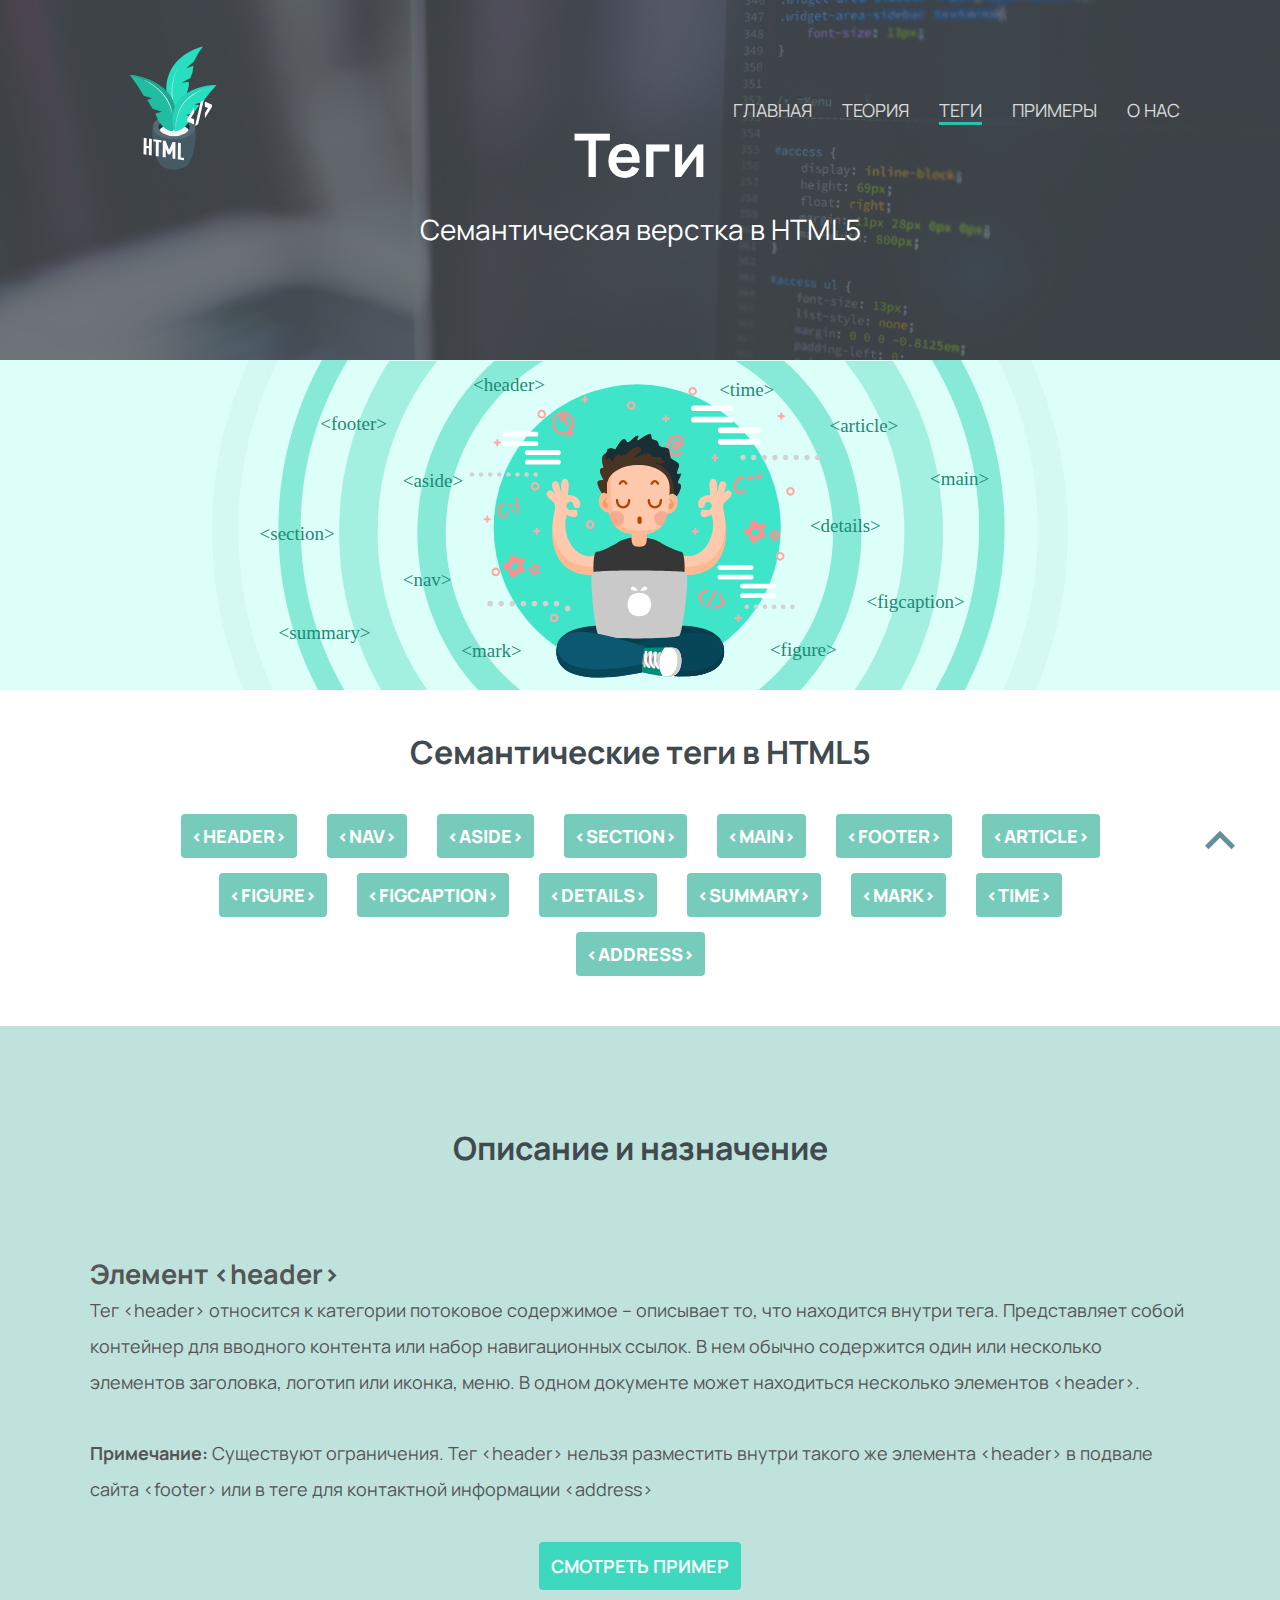
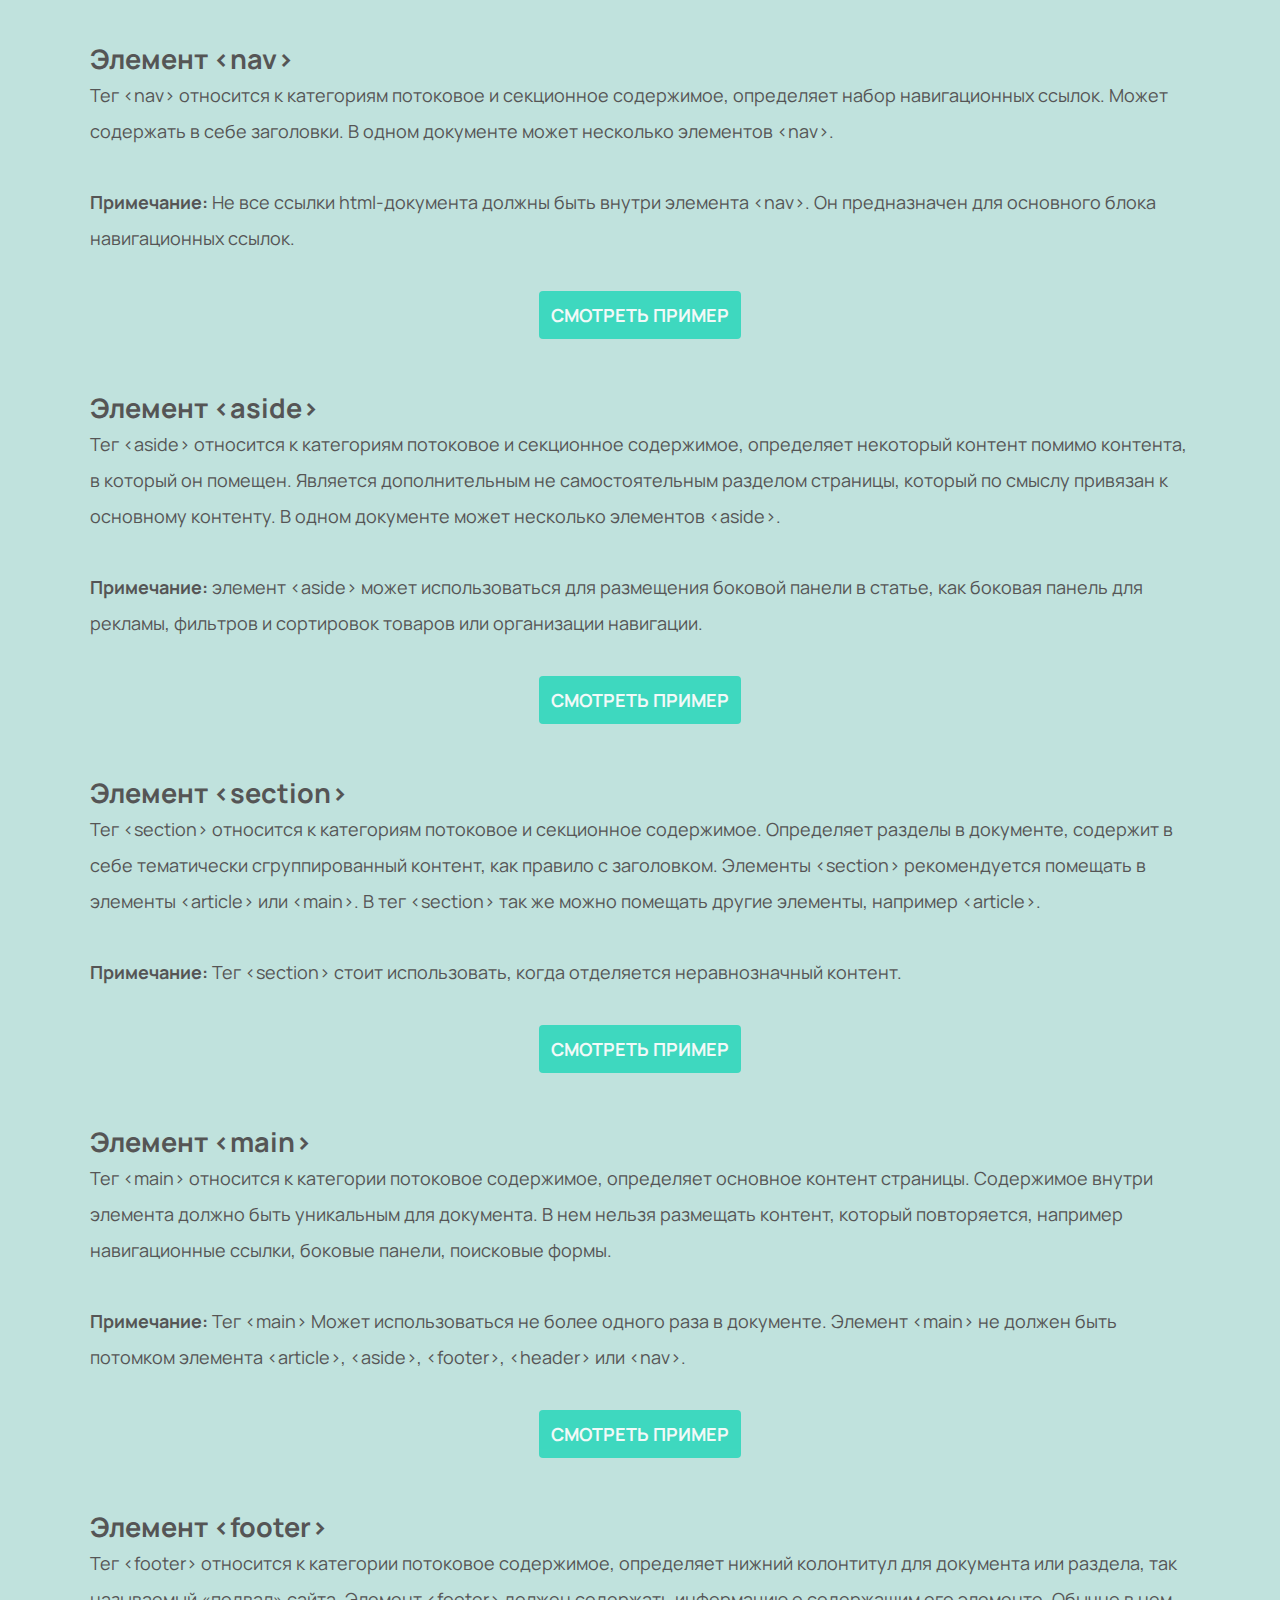
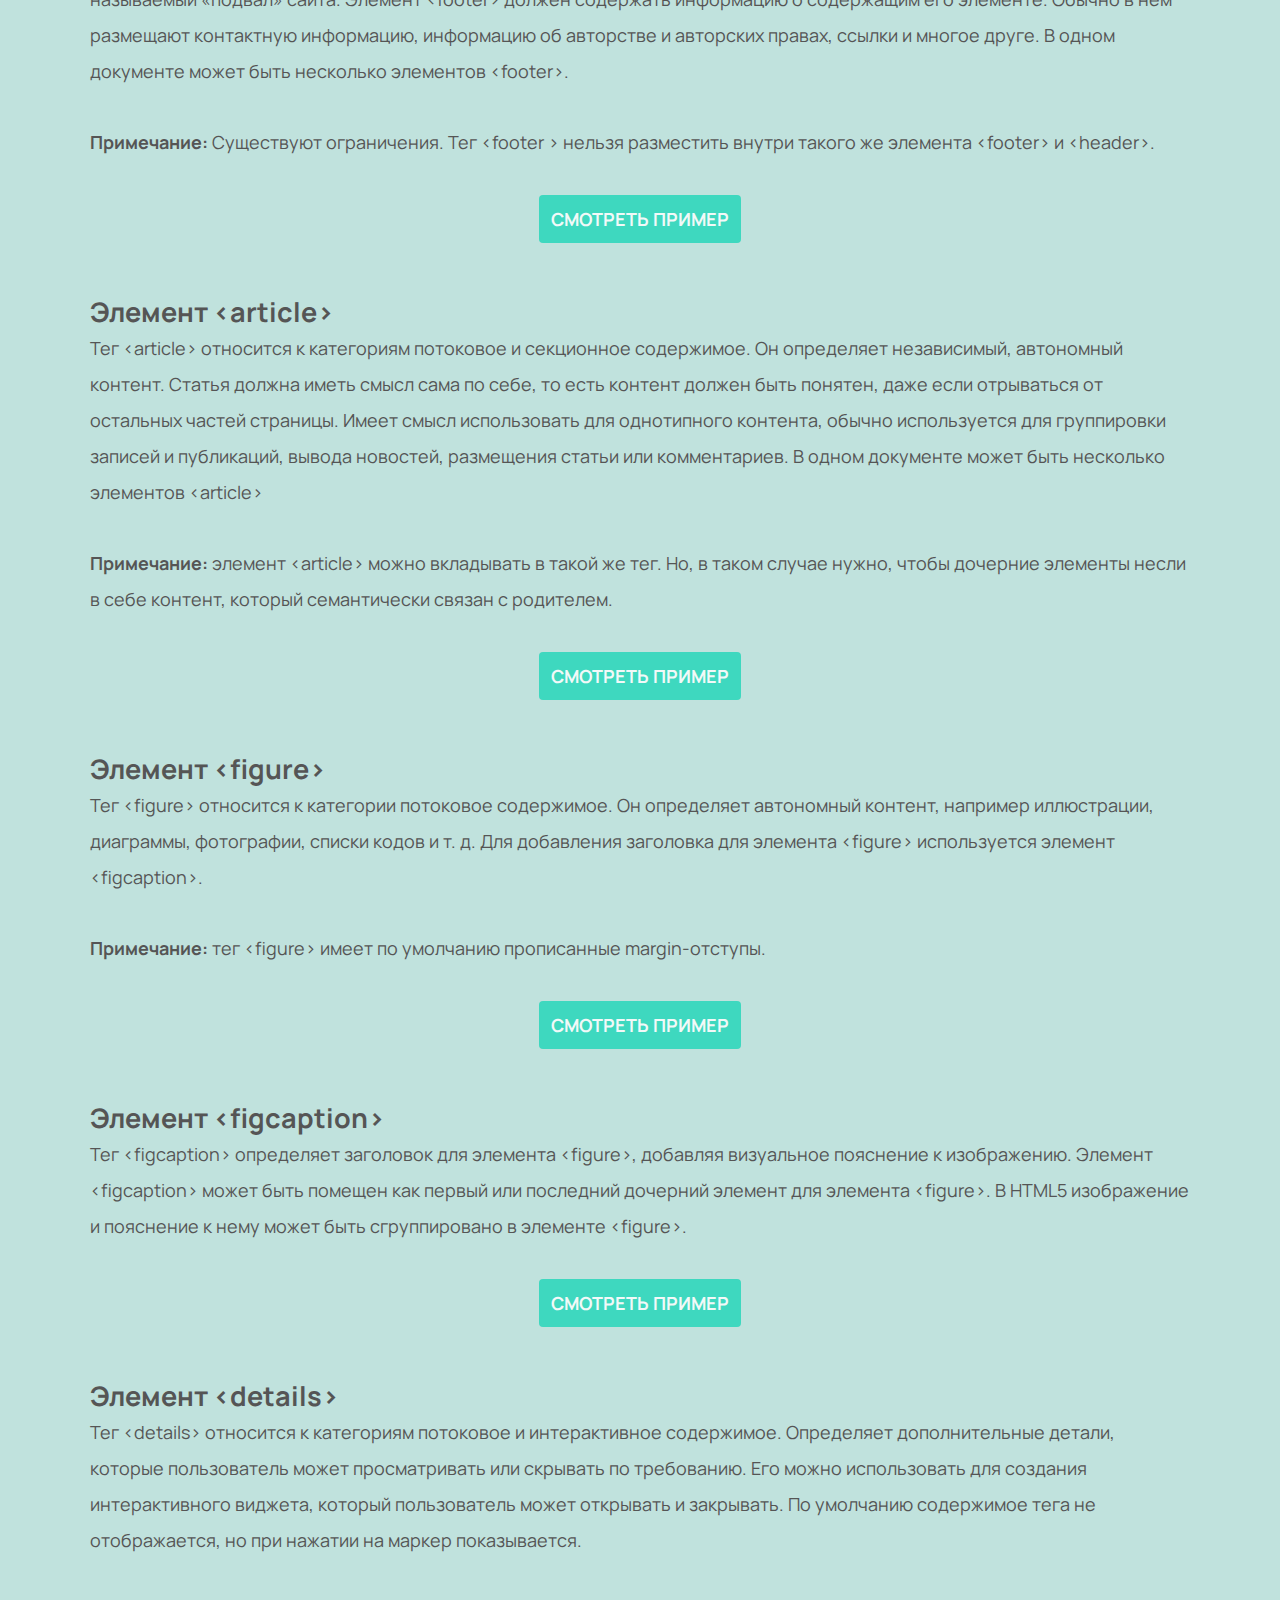
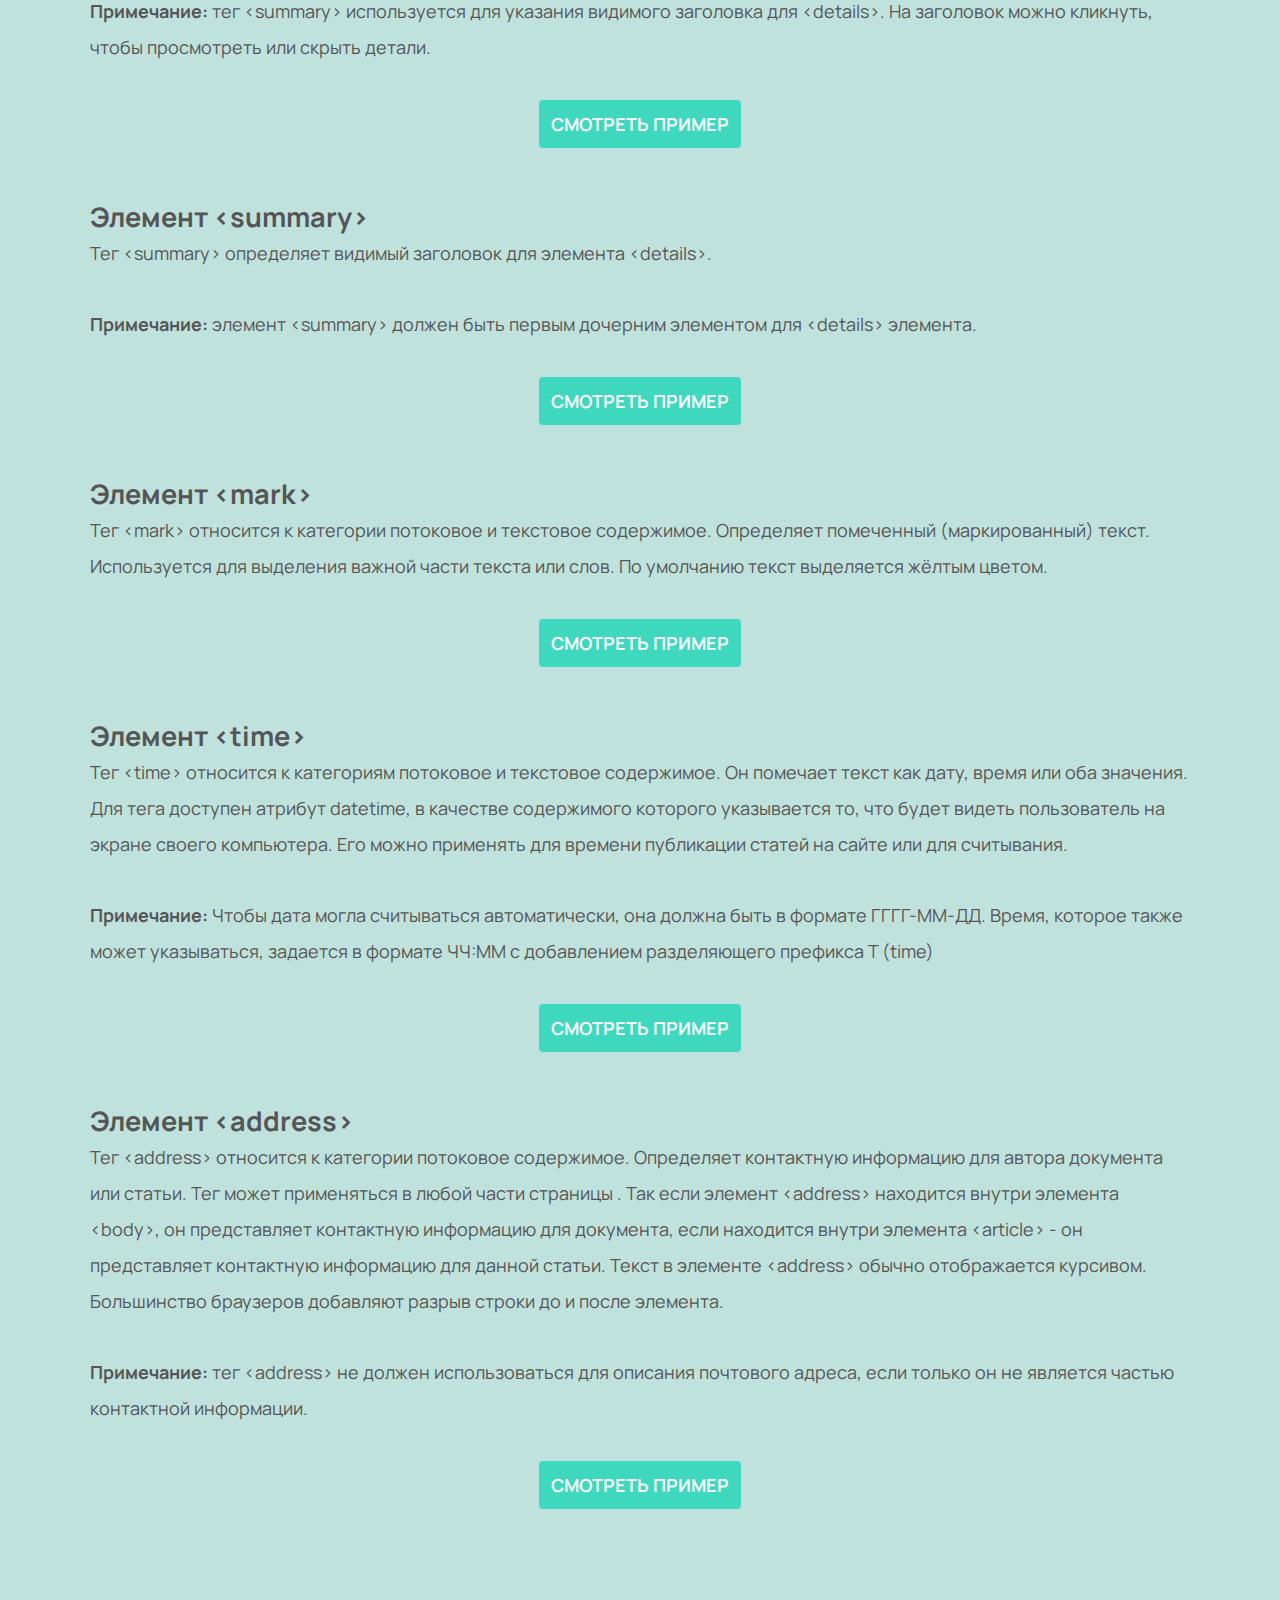
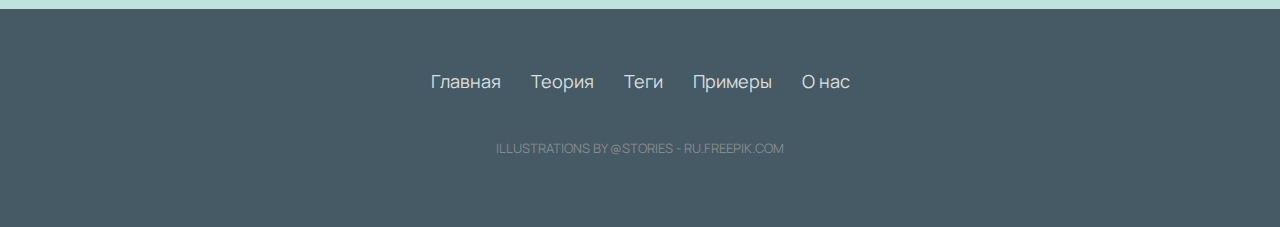
<file: HTML5/tags.html>
<!DOCTYPE html>
<html lang="ru">

<head>
	<meta charset="utf-8">
	<meta http-equiv="X-UA-Compatible" content="IE=edge">
	<meta name="viewport" content="width=device-width, initial-scale=1">
	<meta name="Keywords"content="HTML5, семантическая верстка, теги, сайт, article, aside, header, nav, main, footer, section, details, figure, figcaption, summary, mark, time, address">
	<title>Семантические теги в HTML5</title>

	<link href="https://fonts.googleapis.com/css2?family=Manrope:wght@400;700&display=swap" rel="stylesheet">
	<link rel="stylesheet" href="https://maxcdn.bootstrapcdn.com/font-awesome/4.5.0/css/font-awesome.min.css">
	<link rel="stylesheet" href="css/styles.css">
	<link rel="icon" href="img/favicon.ico">
	<script src="https://ajax.googleapis.com/ajax/libs/jquery/1.7.1/jquery.min.js"></script>
	<script async src="script/arrowup.js"></script>

</head>

<body>

	<header>
		<img src="img/logo.svg" alt="Логотип сайта" />
		<nav>
			<ul>
				<li><a href="index.html">Главная</a></li>
				<li><a href="teory.html">Теория</a></li>
				<li><a class="current" href="tags.html">Теги</a></li>
				<li><a href="examples.html">Примеры</a></li>
				<li><a href="about.html">О нас</a></li>
			</ul>
		</nav>
	</header>


	<section class="wrapper">
		<div class="background-image" style="background-image: url(img/background.jpg);"></div>
		<h1>Теги</h1>
		<h3>Семантическая верстка в HTML5</h3>
	</section>

	<main>
		<article>
		<img id="boy" src="img/boy1.svg" alt="" />
		<section class="links">

			<h3 class="title">Семантические теги в HTML5</h3>
			<nav class="links">
				<a href="#item_1" class="btnlink">&lt;header&gt;</a>
				<a href="#item_2" class="btnlink">&lt;nav&gt;</a>
				<a href="#item_3" class="btnlink">&lt;aside&gt;</a>
				<a href="#item_4" class="btnlink">&lt;section&gt;</a>
				<a href="#item_5" class="btnlink">&lt;main&gt;</a>
				<a href="#item_6" class="btnlink">&lt;footer&gt;</a>
				<a href="#item_7" class="btnlink">&lt;article&gt;</a>
				<a href="#item_8" class="btnlink">&lt;figure&gt;</a>
				<a href="#item_9" class="btnlink">&lt;figcaption&gt;</a>
				<a href="#item_10" class="btnlink">&lt;details&gt;</a>
				<a href="#item_11" class="btnlink">&lt;summary&gt;</a>
				<a href="#item_12" class="btnlink">&lt;mark&gt;</a>
				<a href="#item_13" class="btnlink">&lt;time&gt;</a>
				<a href="#item_14" class="btnlink">&lt;address&gt;</a>
			</nav>
		</section>

		<section class="items">
			<h3 class="title">Описание и назначение</h3>
			<ul class="grid">
				<li>
					<h2 id="item_1">Элемент &lt;header&gt;</h2>
					<p>Тег &lt;header&gt; относится к категории потоковое содержимое – описывает то, что находится
						внутри тега. Представляет собой контейнер для вводного контента или набор навигационных ссылок.
						В нем обычно содержится один или несколько элементов заголовка, логотип или иконка, меню. В
						одном документе может находиться несколько элементов &lt;header&gt;.</p>
					<p><b>Примечание:</b> Существуют ограничения. Тег &lt;header&gt; нельзя разместить внутри такого же
						элемента &lt;header&gt; в подвале сайта &lt;footer&gt; или в теге для контактной информации
						&lt;address&gt;</p>
					<a href="examplestags.html#codeitem_1" class="btn">Смотреть пример</a>
					<h2 id="item_2">Элемент &lt;nav&gt;</h2>
					<p>Тег &lt;nav&gt; относится к категориям потоковое и секционное содержимое, определяет набор
						навигационных ссылок. Может содержать в себе заголовки. В одном документе может несколько
						элементов &lt;nav&gt;.</p>
					<p><b>Примечание:</b> Не все ссылки html-документа должны быть внутри элемента &lt;nav&gt;. Он
						предназначен для основного блока навигационных ссылок.</p>
					<a href="examplestags.html#codeitem_2" class="btn">Смотреть пример</a>
					<h2 id="item_3">Элемент &lt;aside&gt;</h2>
					<p>Тег &lt;aside&gt; относится к категориям потоковое и секционное содержимое, определяет некоторый
						контент помимо контента, в который он помещен. Является дополнительным не самостоятельным
						разделом страницы, который по смыслу привязан к основному контенту. В одном документе может
						несколько элементов &lt;aside&gt;. </p>
					<p><b>Примечание:</b> элемент &lt;aside&gt; может использоваться для размещения боковой панели в
						статье, как боковая панель для рекламы, фильтров и сортировок товаров или организации навигации.
					</p>
					<a href="examplestags.html#codeitem_3" class="btn">Смотреть пример</a>
					<h2 id="item_4">Элемент &lt;section&gt;</h2>
					<p>Тег &lt;section&gt; относится к категориям потоковое и секционное содержимое. Определяет разделы
						в документе, содержит в себе тематически сгруппированный контент, как правило с заголовком.
						Элементы &lt;section&gt; рекомендуется помещать в элементы &lt;article&gt; или &lt;main&gt;. В
						тег &lt;section&gt; так же можно помещать другие элементы, например &lt;article&gt;. </p>
					<p><b>Примечание:</b> Тег &lt;section&gt; стоит использовать, когда отделяется неравнозначный
						контент.</p>
					<a href="examplestags.html#codeitem_4" class="btn">Смотреть пример</a>
					<h2 id="item_5">Элемент &lt;main&gt;</h2>
					<p>Тег &lt;main&gt; относится к категории потоковое содержимое, определяет основное контент
						страницы. Содержимое внутри элемента должно быть уникальным для документа. В нем нельзя
						размещать контент, который повторяется, например навигационные ссылки, боковые панели, поисковые
						формы.</p>
					<p><b>Примечание:</b> Тег &lt;main&gt; Может использоваться не более одного раза в документе.
						Элемент &lt;main&gt; не должен быть потомком элемента &lt;article&gt;, &lt;aside&gt;,
						&lt;footer&gt;, &lt;header&gt; или &lt;nav&gt;.</p>
					<a href="examplestags.html#codeitem_5" class="btn">Смотреть пример</a>
					<h2 id="item_6">Элемент &lt;footer&gt;</h2>
					<p>Тег &lt;footer&gt; относится к категории потоковое содержимое, определяет нижний колонтитул для
						документа или раздела, так называемый «подвал» сайта. Элемент &lt;footer&gt; должен содержать
						информацию о содержащим его элементе. Обычно в нем размещают контактную информацию, информацию
						об авторстве и авторских правах, ссылки и многое друге. В одном документе может быть несколько
						элементов &lt;footer&gt;.</p>
					<p><b>Примечание:</b> Существуют ограничения. Тег &lt;footer &gt; нельзя разместить внутри такого же
						элемента &lt;footer&gt; и &lt;header&gt;.</p>
					<a href="examplestags.html#codeitem_6" class="btn">Смотреть пример</a>
					<h2 id="item_7">Элемент &lt;article&gt;</h2>
					<p>Тег &lt;article&gt; относится к категориям потоковое и секционное содержимое. Он определяет
						независимый, автономный контент. Статья должна иметь смысл сама по себе, то есть контент должен
						быть понятен, даже если отрываться от остальных частей страницы. Имеет смысл использовать для
						однотипного контента, обычно используется для группировки записей и публикаций, вывода новостей,
						размещения статьи или комментариев. В одном документе может быть несколько элементов
						&lt;article&gt;</p>
					<p><b>Примечание:</b> элемент &lt;article&gt; можно вкладывать в такой же тег. Но, в таком случае
						нужно, чтобы дочерние элементы несли в себе контент, который семантически связан с родителем.
					</p>
					<a href="examplestags.html#codeitem_7" class="btn">Смотреть пример</a>
					<h2 id="item_8">Элемент &lt;figure&gt;</h2>
					<p>Тег &lt;figure&gt; относится к категории потоковое содержимое. Он определяет автономный контент,
						например иллюстрации, диаграммы, фотографии, списки кодов и т. д. Для добавления заголовка для
						элемента &lt;figure&gt; используется элемент &lt;figcaption&gt;.</p>
					<p><b>Примечание:</b> тег &lt;figure&gt; имеет по умолчанию прописанные margin-отступы.</p>
					<a href="examplestags.html#codeitem_8" class="btn">Смотреть пример</a>
					<h2 id="item_9">Элемент &lt;figcaption&gt;</h2>
					<p>Тег &lt;figcaption&gt; определяет заголовок для элемента &lt;figure&gt;, добавляя визуальное
						пояснение к изображению. Элемент &lt;figcaption&gt; может быть помещен как первый или последний
						дочерний элемент для элемента &lt;figure&gt;. В HTML5 изображение и пояснение к нему может быть
						сгруппировано в элементе &lt;figure&gt;.</p>
					<a href="examplestags.html#codeitem_9" class="btn">Смотреть пример</a>
					<h2 id="item_10">Элемент &lt;details&gt;</h2>
					<p>Тег &lt;details&gt; относится к категориям потоковое и интерактивное содержимое. Определяет
						дополнительные детали, которые пользователь может просматривать или скрывать по требованию. Его
						можно использовать для создания интерактивного виджета, который пользователь может открывать и
						закрывать. По умолчанию содержимое тега не отображается, но при нажатии на маркер показывается.
					</p>
					<p><b>Примечание:</b> тег &lt;summary&gt; используется для указания видимого заголовка для
						&lt;details&gt;. На заголовок можно кликнуть, чтобы просмотреть или скрыть детали.</p>
					<a href="examplestags.html#codeitem_10" class="btn">Смотреть пример</a>
					<h2 id="item_11">Элемент &lt;summary&gt;</h2>
					<p>Тег &lt;summary&gt; определяет видимый заголовок для элемента &lt;details&gt;. </p>
					<p><b>Примечание:</b> элемент &lt;summary&gt; должен быть первым дочерним элементом для
						&lt;details&gt; элемента.</p>
					<a href="examplestags.html#codeitem_11" class="btn">Смотреть пример</a>
					<h2 id="item_12">Элемент &lt;mark&gt;</h2>
					<p>Тег &lt;mark&gt; относится к категории потоковое и текстовое содержимое. Определяет помеченный
						(маркированный) текст. Используется для выделения важной части текста или слов. По умолчанию
						текст выделяется жёлтым цветом.</p>
					<a href="examplestags.html#codeitem_12" class="btn">Смотреть пример</a>
					<h2 id="item_13">Элемент &lt;time&gt;</h2>
					<p>Тег &lt;time&gt; относится к категориям потоковое и текстовое содержимое. Он помечает текст как
						дату, время или оба значения. Для тега доступен атрибут datetime, в качестве содержимого
						которого указывается то, что будет видеть пользователь на экране своего компьютера. Его можно
						применять для времени публикации статей на сайте или для считывания.</p>
					<p><b>Примечание:</b> Чтобы дата могла считываться автоматически, она должна быть в формате ГГГГ-MM-ДД. Время, которое
						также может указываться, задается в формате ЧЧ:MM с добавлением разделяющего префикса T (time)
					</p>
					<a href="examplestags.html#codeitem_13" class="btn">Смотреть пример</a>
					<h2 id="item_14">Элемент &lt;address&gt;</h2>
					<p>Тег &lt;address&gt; относится к категории потоковое содержимое. Определяет контактную информацию
						для автора документа или статьи. Тег может применяться в любой части страницы . Так если элемент
						&lt;address&gt; находится внутри элемента &lt;body>, он представляет контактную информацию для
						документа, если находится внутри элемента &lt;article&gt; - он представляет контактную
						информацию для данной статьи. Текст в элементе &lt;address&gt; обычно отображается курсивом.
						Большинство браузеров добавляют разрыв строки до и после элемента.</p>
					<p><b>Примечание:</b> тег &lt;address&gt; не должен использоваться для описания почтового адреса,
						если только он не является частью контактной информации.</p>
					<a href="examplestags.html#codeitem_14" class="btn">Смотреть пример</a>
				</li>
			</ul>
		</section>
		</article>
		
	</main>

	<div id="topNubex"><img src="img/up.svg" alt="ButtonUp" /></div>

	<footer>
		<nav>
			<ul>
				<li><a href="index.html">Главная</a></li>
				<li><a href="teory.html">Теория</a></li>
				<li><a href="tags.html">Теги</a></li>
				<li><a href="examples.html">Примеры</a></li>
				<li><a href="about.html">О нас</a></li>
			</ul>
		</nav>

		<p class="atributation"><a href="https://ru.freepik.com/free-photos-vectors">Illustrations by @stories -
				ru.freepik.com</a></p>

	</footer>

</body>

</html>
</file>
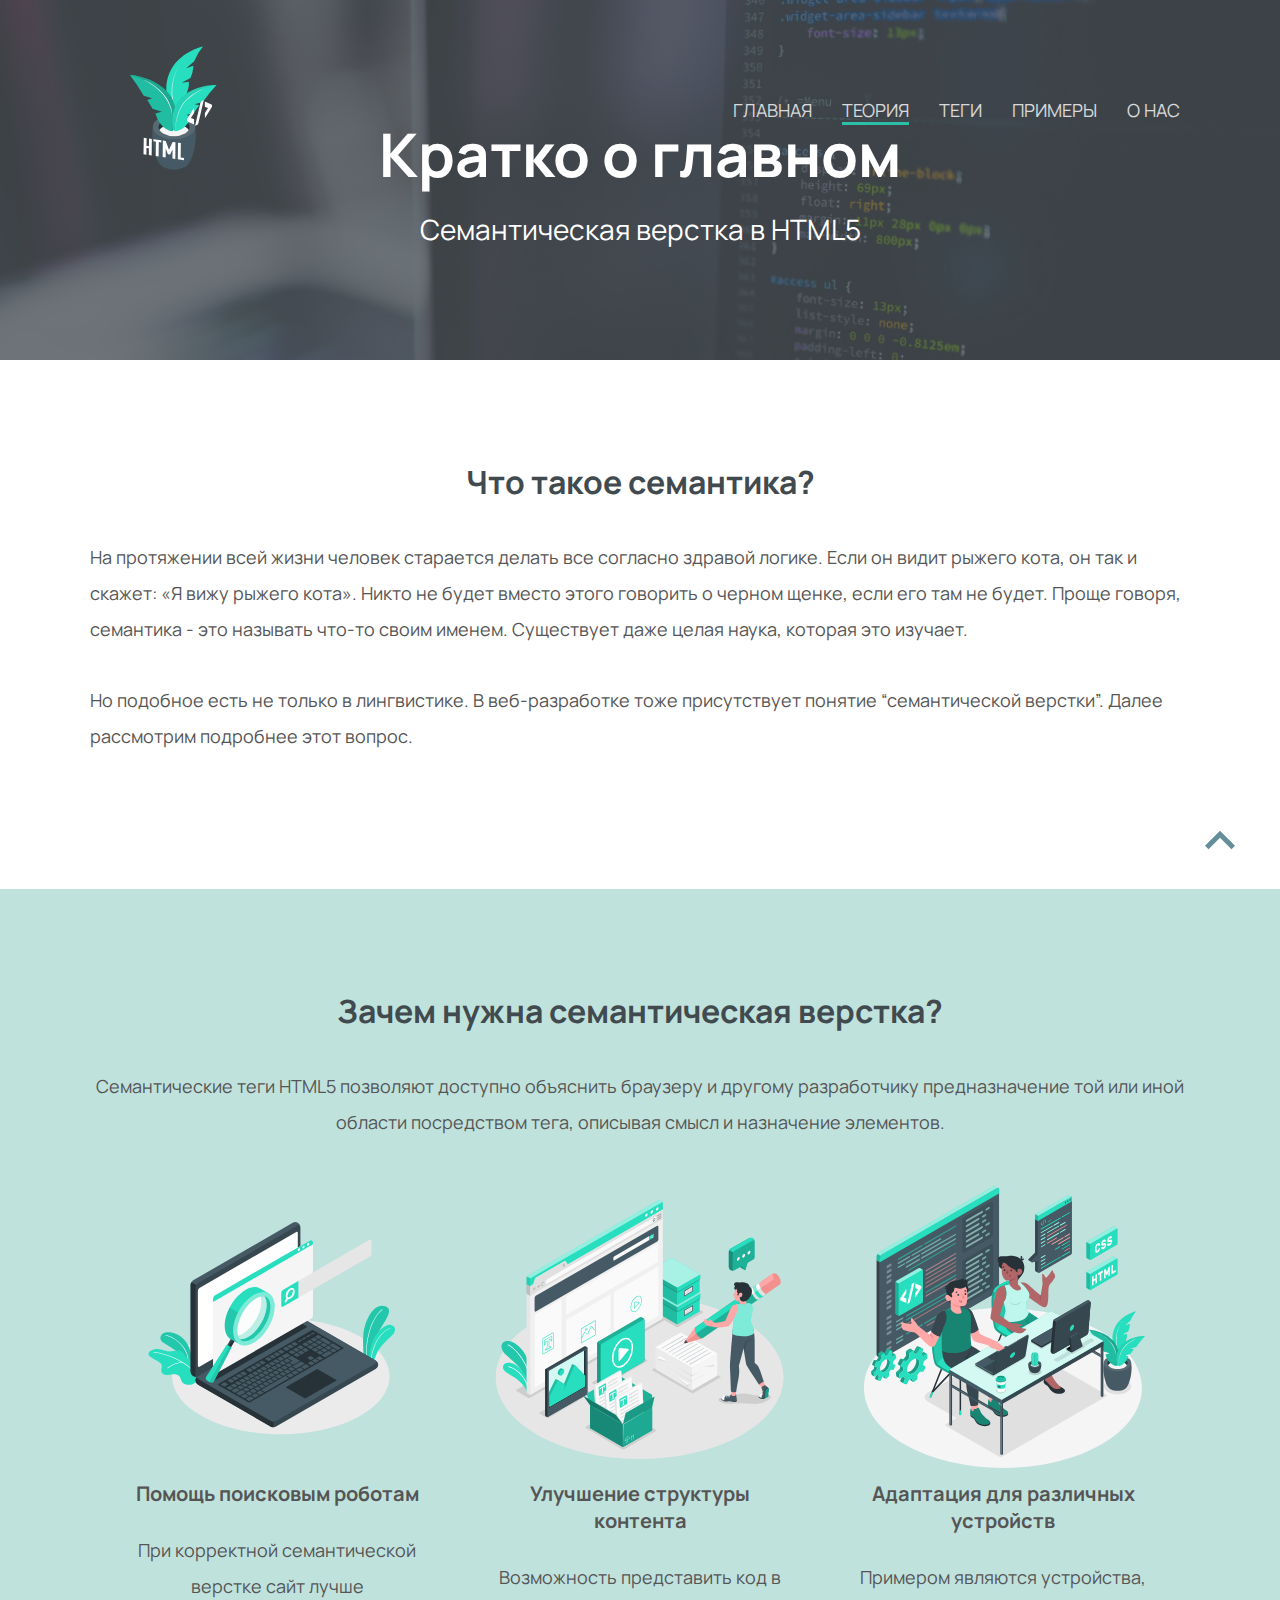
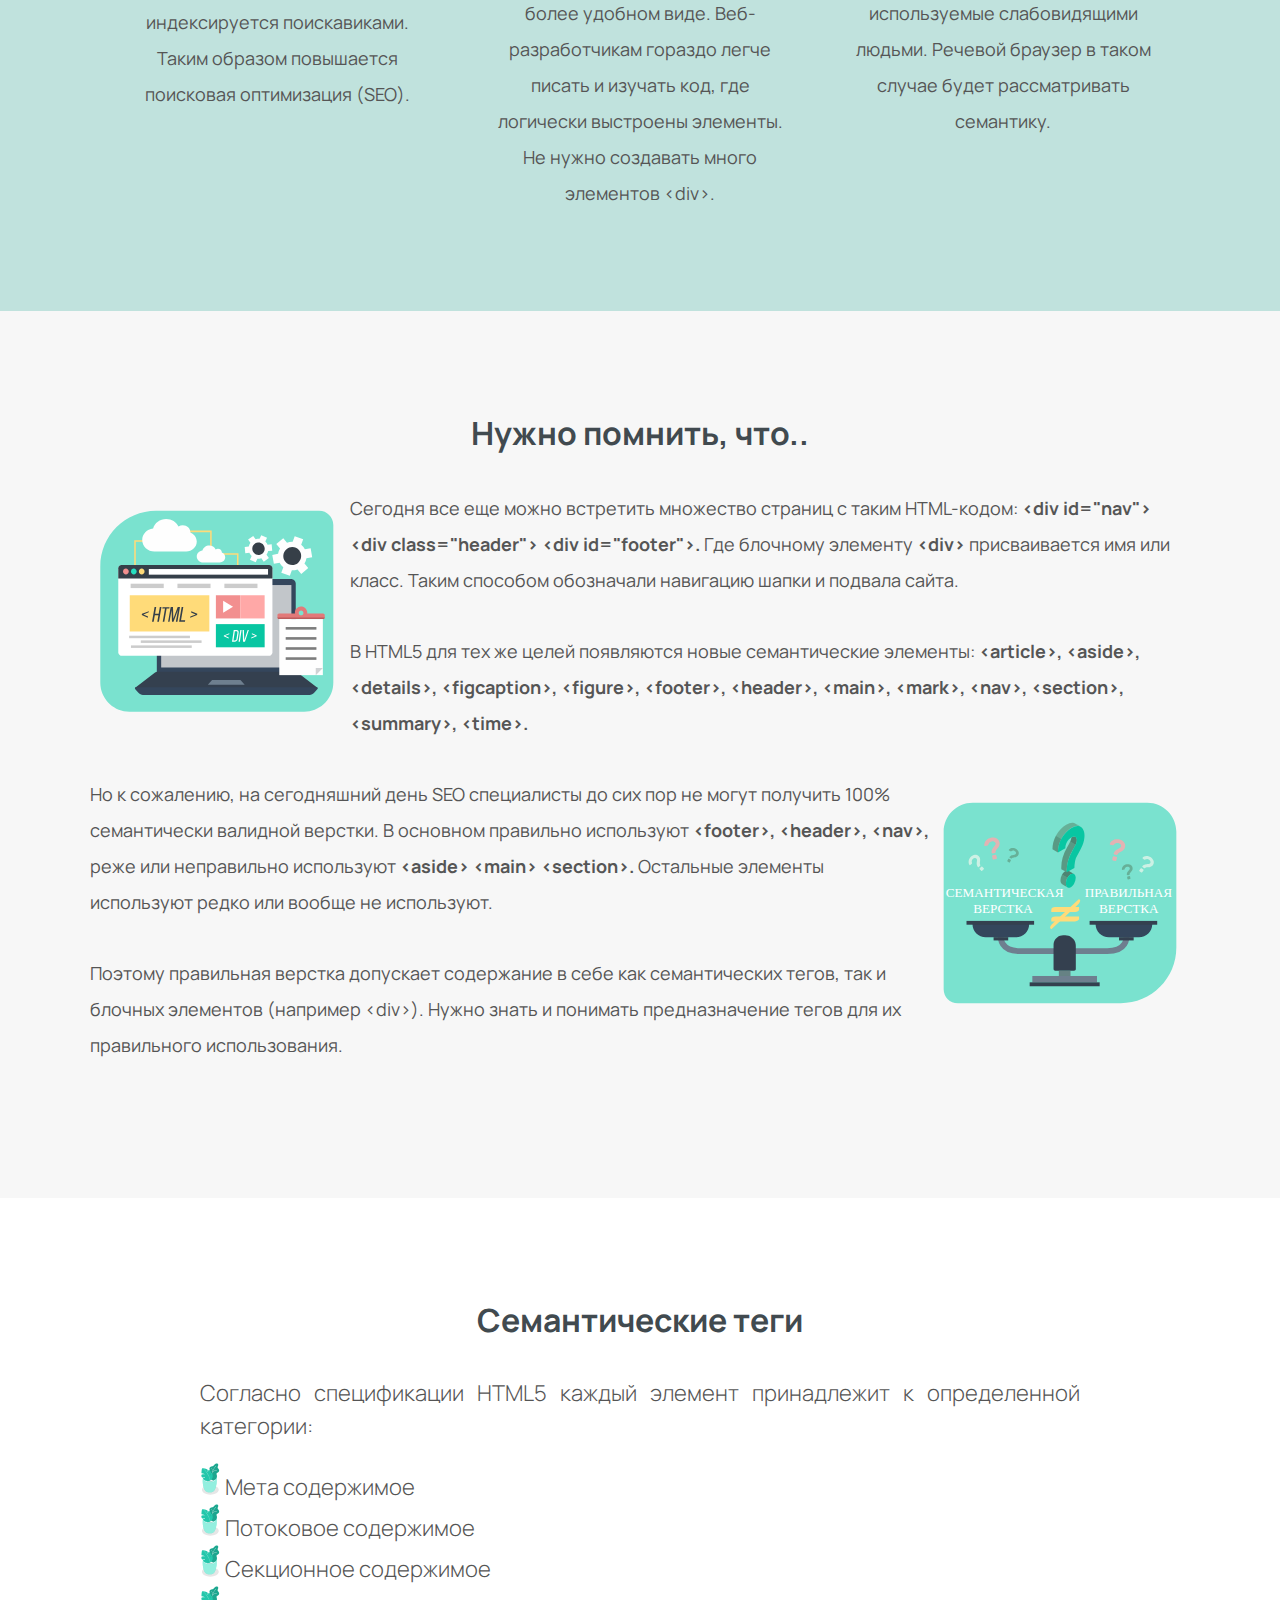
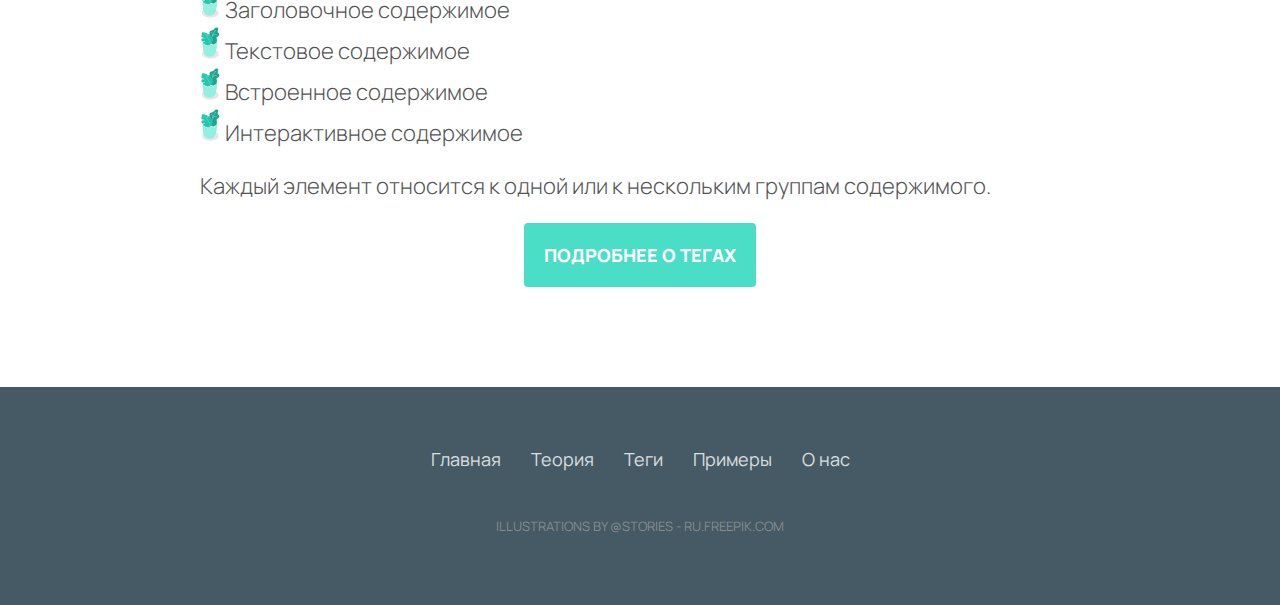
<file: HTML5/teory.html>
<!DOCTYPE html>
<html lang="ru">

<head>
	<meta charset="utf-8">
	<meta http-equiv="X-UA-Compatible" content="IE=edge">
	<meta name="viewport" content="width=device-width, initial-scale=1">
	<meta name="Keywords"content="HTML5, семантическая верстка, теги, сайт, семантика">
	<title>Кратко о главном - Семантическая верстка в HTML5</title>


	<link href="https://fonts.googleapis.com/css2?family=Manrope:wght@400;700&display=swap" rel="stylesheet">
	<link rel="stylesheet" href="https://maxcdn.bootstrapcdn.com/font-awesome/4.5.0/css/font-awesome.min.css">
	<link rel="stylesheet" href="css/styles.css">
	<link rel="icon" href="img/favicon.ico">
	<script src="https://ajax.googleapis.com/ajax/libs/jquery/1.7.1/jquery.min.js"></script>
	<script async src="script/arrowup.js"></script>


</head>

<body>

	<header>
		<img src="img/logo.svg" alt="Логотип сайта" />
		<nav>
			<ul>
				<li><a href="index.html">Главная</a></li>
				<li><a class="current" href="teory.html">Теория</a></li>
				<li><a href="tags.html">Теги</a></li>
				<li><a href="examples.html">Примеры</a></li>
				<li><a href="about.html">О нас</a></li>
			</ul>
		</nav>
	</header>


	<section class="wrapper">
		<div class="background-image" style="background-image: url(img/background.jpg);"></div>
		<h1>Кратко о главном</h1>
		<h3>Семантическая верстка в HTML5</h3>

	</section>


	<main>
		<section class="semantic">
			<h3 class="title">Что такое семантика?</h3>
			<p>На протяжении всей жизни человек старается делать все согласно здравой логике. Если он видит рыжего кота,
				он так и скажет: «Я вижу рыжего кота». Никто не будет вместо этого говорить о черном щенке, если его там
				не будет. Проще говоря, семантика - это называть что-то своим именем. Существует даже целая наука,
				которая это изучает.</p>
			<p>Но подобное есть не только в лингвистике. В веб-разработке тоже присутствует понятие “семантической
				верстки”. Далее рассмотрим подробнее этот вопрос.</p>
		</section>


		<section class="advantage">
			<h3 class="title">Зачем нужна семантическая верстка?</h3>
			<p>Семантические теги HTML5 позволяют доступно объяснить браузеру и другому разработчику предназначение той
				или иной области посредством тега, описывая смысл и назначение элементов.</p>

			<ul class="grid">
				<li>
					<img src="img/search.svg" alt="" />
					<h4>Помощь поисковым роботам</h4>
					<p>При корректной семантической верстке сайт лучше индексируется поискавиками. Таким образом
						повышается поисковая оптимизация (SEO).</p>
				</li>
				<li>
					<img src="img/upgrade.svg" alt="" />
					<h4>Улучшение структуры контента</h4>
					<p>Возможность представить код в более удобном виде. Веб-разработчикам гораздо легче писать и
						изучать код, где логически выстроены элементы. Не нужно создавать много элементов &lt;div&gt;.
					</p>
				</li>
				<li>
					<img src="img/adaptation.svg" alt="" />
					<h4>Адаптация для различных устройств</h4>
					<p>Примером являются устройства, используемые слабовидящими людьми. Речевой браузер в таком случае
						будет рассматривать семантику. </p>
				</li>
			</ul>
		</section>


		<section class="info">
			<h3 class="title">Нужно помнить, что..</h3>
			<ul class="grid">
				<li>
					<img id="iconleft" src="img/notebook.svg" alt="" />

					<p>Сегодня все еще можно встретить множество страниц с таким HTML-кодом: <b>&lt;div id="nav"&gt;
							&lt;div class="header"&gt; &lt;div id="footer"&gt;.</b> Где блочному элементу
						<b>&lt;div&gt;</b> присваивается имя или класс. Таким способом обозначали навигацию шапки и
						подвала сайта. </p>
					<p>В HTML5 для тех же целей появляются новые семантические элементы: <strong>&lt;article&gt;,
							&lt;aside&gt;, &lt;details&gt;, &lt;figcaption&gt;, &lt;figure&gt;, &lt;footer&gt;,
							&lt;header&gt;, &lt;main&gt;, &lt;mark&gt;, &lt;nav&gt;, &lt;section&gt;, &lt;summary&gt;,
							&lt;time&gt;.</strong></p>
					<img id="iconright" src="img/balance.svg" alt="" />
					<p>Но к сожалению, на сегодняшний день SEO специалисты до сих пор не могут получить 100%
						семантически валидной верстки. В основном правильно используют <strong>&lt;footer&gt;,
							&lt;header&gt;, &lt;nav&gt;,</strong> реже или неправильно используют <strong>&lt;aside&gt;
							&lt;main&gt; &lt;section&gt;.</strong> Остальные элементы используют редко или вообще не
						используют.</p>
					<p> Поэтому правильная верстка допускает содержание в себе как семантических тегов, так и блочных
						элементов (например &lt;div&gt;). Нужно знать и понимать предназначение тегов для их правильного
						использования.</p>
				</li>
			</ul>
		</section>


		<section class="semantictags">
			<h3 class="title">Семантические теги</h3>
			<p class="quote">Согласно спецификации HTML5 каждый элемент принадлежит к определенной категории: </p>
			<ul class="quote" id="set">
				<li><img src="img/icon.svg" alt="" />Мета содержимое</li>
				<li><img src="img/icon.svg" alt="" />Потоковое содержимое</li>
				<li><img src="img/icon.svg" alt="" />Секционное содержимое</li>
				<li><img src="img/icon.svg" alt="" />Заголовочное содержимое</li>
				<li><img src="img/icon.svg" alt="" />Текстовое содержимое</li>
				<li><img src="img/icon.svg" alt="" />Встроенное содержимое</li>
				<li><img src="img/icon.svg" alt="" />Интерактивное содержимое</li>
			</ul>
			<p class="quote">Каждый элемент относится к одной или к нескольким группам содержимого. </p>
			<a href="tags.html" class="btn">Подробнее о тегах</a>
		</section>
	</main>

	<div id="topNubex"><img src="img/up.svg" alt="ButtonUp"></div>

	<footer>
		<nav>
			<ul>
				<li><a href="index.html">Главная</a></li>
				<li><a href="teory.html">Теория</a></li>
				<li><a href="tags.html">Теги</a></li>
				<li><a href="examples.html">Примеры</a></li>
				<li><a href="about.html">О нас</a></li>
			</ul>
		</nav>
		<p class="atributation"><a href="https://ru.freepik.com/free-photos-vectors">Illustrations by @stories -
				ru.freepik.com</a></p>
	</footer>

</body>

</html>
</file>
<file: HTML5/css/styleindex.css>
/*----------------------
 	General
-----------------------*/

*{
	margin: 0;
	padding: 0;
	box-sizing: border-box;
}

html{
	font: normal 18px 'Manrope', sans-serif;
	color: #555;
	
}

ul, nav{
	list-style: none;
}

a{
	text-decoration: none;
	color: inherit;
	cursor: pointer;

	opacity: 0.9;
}

a:hover{
	opacity: 1;
}

a.btn{
	color: #fff;
	border-radius: 4px;
	text-transform: uppercase;
	background-color: rgb(30, 214, 184); 
	font-weight: 800;
	text-align: center;
}


section{
	display: flex;
	flex-direction: column;
	align-items: center;
	padding: 125px 100px;
}

@media (max-width: 1000px){

	section{
		padding: 100px 50px;
	}

}

@media (max-width: 640px){

	section{
		padding: 80px 30px;
	}

}

@media (max-width: 480px){

	section{
		padding: 60px 10px;
	}
}

@media (max-width: 320px){

	section{
		padding: 40px 6px;
	}
}  


/*----------------------------
 	Header
-----------------------------*/

header{
	position: absolute;
	top: 0;
	left: 0;
	z-index: 10;
	width: 100%;
	display: flex;
	justify-content: space-between;
	align-items:center;
	color: #fff;
	padding: 35px 100px 0;
}

header img {
	max-width: 150px;

}

header nav ul{
	display: flex;
}

header nav li{
	margin: 0 15px;
	text-transform: uppercase;
	font: bold;

}
header nav li:hover {
    cursor: pointer;
}

header nav li:hover a {
    border-bottom: 3px solid #27DEBF;
    transition: 0.3s;
    cursor: pointer;

}	

header nav li:first-child{
	margin-left: 0;	
}

header nav li:last-child{
	margin-right: 0;	
}



@media (max-width: 1000px){
	header{
		padding: 20px 50px;
	}
}

@media (max-width: 768px){
	header nav li a {
		font-size: 16px;
	}	
}
@media (max-width: 640px){
	header{
		flex-direction: column;		
	}


	header img {
		max-height: 100px;
		margin-bottom: 15px;
	}

	header nav li a {
		font-size: 14px;
	}
}

@media (max-width: 480px){
	header{
		padding: 20px 10px;
		}
	header img {
		max-height: 100px;
		margin-bottom: 15px;
	}

	header nav li {
		margin: 0 4px; 
		
	}
	header nav li a {
		font-size: 13px;
	}

}


/*---------------------------------------
 	Content Section
----------------------------------------*/

.content{
	position: relative;
	justify-content: center;
	min-height: 100vh;
	color: #fff;
	text-align: center;
}

.content .background-image{
	position: absolute;
	top: 0;
	left: 0;
	width: 100%;
	height: 100%;
	background-size: cover;
	background-color: #2196F3;
	z-index: -1;
}

.content .background-image:after{
	content: '';
	position: absolute;
	top: 0;
	left: 0;
	width: 100%;
	height: 100%;
	background-color: #414a4f;
	opacity: 0.75;
}

.content h1{
	font: bold 60px 'Manrope', sans-serif;
	margin-bottom: 15px;
}

.content h3{
	font: normal 28px 'Manrope', sans-serif;
	margin-bottom: 40px;
}

.content a.btn{
	padding: 20px 46px;
}

@media (max-width: 800px){

	.content h1{
		font-size: 48px;
	}

	.content h3{
		font-size: 24px;
	}

	.content a.btn{
		padding: 15px 40px;
	}

}

@media (max-width: 640px){

	
	.content h1{
		margin-top: 20px;
		font-size: 38px;
	}

	.content h3{
		font-size: 20px;
	}
}


@media (max-width: 320px){

			
	.content h1{
		margin-top: 20px;
		font-size: 30px;
		}
		
		.content h3{
		font-size: 20px;
		}
}

/*---------------------------------------
 	Examples Section
----------------------------------------*/

.buttons {
	display: flex;
	flex-direction: row;
	align-items: center;
}
.buttons p {
	text-align: center;
}
.buttons p a {
	font-size: 30px;
	color: rgb(226, 248, 244);
}
.buttons a img {
	min-width: 170px;
}

@media (max-width: 480px){
	
	.buttons {
		width: 200px;
		justify-content: center;
	}
	
	.buttons p a {
		font-size: 15px;
	}

	.examples h1 {
		margin-top: 90px;
	}
}

@media (max-width: 320px){
	
	.buttons a img {
		width: 80px;
		margin-left: -5px;
		margin-right: -5px;
	}
}


a.current   {
    border-bottom: 3px solid #27DEBF;

}
</file>
<file: HTML5/css/styles.css>
*{
	margin: 0;
	padding: 0;
	box-sizing: border-box;
}

html{
	font: normal 18px 'Manrope', sans-serif;
	color: #555;
}

ul, nav{
	list-style: none;
}

a{
	text-decoration: none;
	color: inherit;
	cursor: pointer;
	opacity: 0.8;
}

a.btn{
	color: #fff;
	border-radius: 4px;
	text-transform: uppercase;
	background-color: rgb(30, 214, 184); 
	font-weight: 800;
	text-align: center;
	padding: 20px;
}

a:hover{
	opacity: 1;
}

section{
	display: flex;
	flex-direction: column;
	align-items: center;
	padding: 100px 90px;

}

@media (max-width: 1000px){

	section{
		padding: 90px 85px;
	}

}

@media (max-width: 640px){

	section{
		padding: 90px 90px;
	}

}

@media (max-width: 480px){

	section{
		padding: 50px 10px;
	}
}

@media (max-width: 320px){

	section{
		padding: 40px 6px;
	}
}  

section h3.title{
	color: #414a4f;
	font: bold 32px 'Manrope', sans-serif;
	margin-bottom: 35px;
	text-align: center;
}

section p{
	max-width: 1150px;
	text-align: inherit;
	margin-bottom: 35px;
	padding: 0;
	line-height: 2;
}

ul.grid{
	width: 100%;
	display: flex;
	flex-wrap: wrap;
	justify-content: center;
}

@media (max-width: 640px){
	section p{
		
		padding: 0 20px;
		
	}	
}

@media (max-width: 480px){
	section p{

		text-align: center;
		
	}	
}

/*-------------
 	Header
-------------*/

header{
	position: absolute;
	top: 0;
	left: 0;
	z-index: 10;
	width: 100%;
	display: flex;
	justify-content: space-between;
	align-items:center;
	color: #fff;
	padding: 35px 100px 0;
}

header img {
	max-width: 150px;

}

header nav ul{
	display: flex;
}

header nav li{
	margin: 0 15px;
	text-transform: uppercase;
	font: bold;
}

header nav li:hover {
    cursor: pointer;
}

header nav li:hover a {
    border-bottom: 3px solid #27DEBF;
    transition: 0.3s;
    cursor: pointer;
}	

header nav li:first-child{
	margin-left: 0;	
}

header nav li:last-child{
	margin-right: 0;	
}

@media (max-width: 1000px){
	header{
		padding: 20px 50px;
	}
}

@media (max-width: 768px){
	header nav li a {
		font-size: 15px;	
}
	nav {
		padding-bottom: 15px;
	}
}

@media (max-width: 640px){
	header{
		flex-direction: column;		
	}


	header img {
		max-height: 100px;
		margin-bottom: 15px;
	}

	header nav li a {
		font-size: 14px;
	}
}

@media (max-width: 480px){
	header{
		padding: 20px 10px;
		}
	header img {
		max-height: 100px;
		margin-bottom: 15px;
	}

	header nav li {
		margin: 0 4px; 
		
	}
	header nav li a {
		font-size: 13px;
	}

}

/*----------------
 	Wrapper Section
----------------*/

.wrapper {
	position: relative;
	justify-content: center;
	min-height: 40vh;
	color: #fff;
	text-align: center;
}

.wrapper .background-image{
	position: absolute;
	top: 0;
	left: 0;
	width: 100%;
	height: 100%;
	background-size: cover;
	background-color: #2196F3;
	z-index: -1;
}

.wrapper .background-image:after{
	content: '';
	position: absolute;
	top: 0;
	left: 0;
	width: 100%;
	height: 100%;
	background-color: #414a4f;
	opacity: 0.75;
}

.wrapper h1{
	font: bold 60px 'Manrope', sans-serif;
	margin-bottom: 15px;
}

.wrapper h3{
	font: normal 28px 'Manrope', sans-serif;
}

@media (max-width: 800px){


	.wrapper h1{
		font-size: 48px;
	}

	.wrapper h3{
		font-size: 24px;
	}

}

@media (max-width: 640px){

	.wrapper {
		min-height: 100vh;
	}
	.wrapper h1{
		margin-top: 20px;
		font-size: 38px;
	}

	.wrapper h3{
		font-size: 20px;
	}
}

@media (max-width: 320px){

			
	.wrapper h1{
		margin-top: 20px;
		font-size: 30px;
	}
		
	.wrapper h3{
		font-size: 20px;
	}
}


/*--------------------
 	Advantage Section
---------------------*/


.advantage{
	background-color: #C0E2DD;
}
.advantage p {
	text-align: center;
}

.advantage .grid li{
	padding: 0 30px;
	flex-basis: 33%;
	text-align: center;
}

.advantage .grid li h4{
	color: #555;
    font-size: 20px;
    margin-bottom: 25px;
}

.advantage .grid li p{
    margin: 0;
}

.advantage img {
	width: 300px;
}

@media (max-width: 1000px){

	.advantage .grid li{
		flex-basis: 70%;
		margin-bottom: 65px;
	}

	.advantage .grid li:last-child{
		margin-bottom: 0;
	}

}

@media (max-width: 600px){

	.advantage .grid li{
		flex-basis: 100%;
	}

}


/*---------------------
 	Info Section
---------------------*/

.info{
	background-color: #f7f7f7;
}

#iconleft {
	max-width: 260px;
	float: left;
} 
#iconright {
	max-width: 260px;
	float: right;
	
} 

@media (max-width:768px){

	.info.grid {
		flex-direction: column;
	}
	#iconleft, #iconright{
		display: block;
		margin-left: auto;
		margin-right: auto;
		float: none;
	} 
	
}

/*--------------------
 	Semantictags Section
--------------------*/

.semantic{
	background-color: #fff;
}

.semantictags {
	background-color: #fff;
}

.semantictags .quote{
	text-align: justify;
	width: 80%;
    font-size: 22px;
    font-weight: 300;
    line-height: 1.5;
    margin-bottom: 20px;
    padding: 0;
}

.semantictags .quote img {
	width: 25px;
	padding-right: 5px;
} 

@media (max-width: 1000px){

	.semantictags .quote{
		font-size: 20px;
	}

}

@media (max-width: 320px){

	.semantictags .quote{
		font-size: 16px;
	}

	a.btn{ 
		font-weight: 700;
		font-size: 16px;
		padding: 15px;
	}
}


/*-------------
 	Button Up
-------------*/

#topNubex {
	width: 30px;
	height: 30px;
	position: fixed;
	right: 45px;
	bottom: 45px;
	cursor: pointer;
}
/*-------------
 	Footer
-------------*/

footer{
	display: flex;
	flex-direction: column;
	align-items: center;
	text-align: center;
	color: #fff;
	background-color: #455A64;
	padding: 60px 0;
}

footer ul{
	display: flex;
	margin-bottom: 25px;
	font-size: 18px;
}

footer ul li{
	margin: 0 8px;	
}

footer ul li:first-child{
	margin-left: 0;	
}

footer ul li:last-child{
	margin-right: 0;	
}

footer p{
	text-transform: uppercase;
	font-size: 14px;
	color: rgba(255,255,255,0.6);
	margin-bottom: 10px;
}

footer p a{
	color: #fff;
}

.atributation a{
	color: rgb(153, 153, 153);
	font-size: 13px;
	padding-bottom: 0px;
}

p.atributation {
	padding-top: 20px;
	cursor: pointer;
}
footer nav ul {
	display: flex;
}

footer nav li{
	margin: 0 15px;
}

footer nav li:first-child{
	margin-left: 0;	
}

footer nav li:last-child{
	margin-right: 0;	
}

@media (max-width: 700px){

	footer{
		padding: 80px 15px;
	}

	footer nav ul{
		flex-wrap: wrap;
		justify-content: center;
	}
}

/*-------------
 	Tags
-------------*/

main {
	background-color: rgb(220, 255, 249); 
}

#boy {
	max-height: 330px;
	display: block;
    margin-left: auto;
	margin-right: auto;
	
}
section.links {
	padding: 40px 90px 40px 90px;
}
.links {
	background-color: #fff;
}


nav.links {
	display: flex;
	flex-direction: row;
	flex-wrap: wrap;
	justify-content: center;
	padding: 0 70px 0 70px;

	
}
nav.links a {
	margin-bottom: 20px;
}
nav.links a.btnlink {

		color: #fff;
		border-radius: 4px;
		text-transform: uppercase;
		background-color: #56BFAB; 
		font-weight: 800;
		text-align: center;
		padding: 10px;
		margin: 5px 15px 10px 15px;
		
	}

.items {
	display: flex;
	background-color: #C0E2DD;
	
}
.items ul li{
	display: flex;
	flex-direction: column;
}
.items h2 {
	padding-top: 50px;
}

.items a.btn {
	text-transform: uppercase;
	font-weight: 700;
	padding: 12px;
	align-self: center;
	
}
@media (max-width: 480px) {
	.items h2 {
		text-align: center;
	}
}


/*--------------------
 	Examples Tags
---------------------*/

.examplecode {
	display: flex;
	background-color: #e9e9e9;
	padding-bottom: 0;

}
.item-code {

    background-color: #ffffff;
    padding: 20px 20px 20px 15px;
    border-left: 7px solid #455A64;
	word-wrap: break-word;
	line-height: 1.5;
	margin-top: 16px;
	margin-bottom: 16px;
	font-size: 18px;
}

.examplecodeitem {
	align-self: flex-start;
	margin-left: 10vw;
	margin-bottom: 10px;
}
.examplecodeitem img {
	height: 50px;
	padding-right: 5px;
	margin-bottom: -7px;
}
.imagebrowser {
	padding-bottom: 20px;
}

.tagnamecolor {
	color:rgb(30, 163, 134);
	font-weight: bold;
}

.examplecode a.btn {
	text-transform: uppercase;
	font-weight: 700;
	padding: 12px;
	align-self: center;}

@media (max-width: 768px) {
	div.item-code {
		max-width: 750px;
		
	}

}
@media (min-width: 320px) and (max-width: 600px)  {
	.examplecode {
		padding: 10px;
	}
	div.item-code {
		max-width: 90vw;

	}
	.imagebrowser {
		max-width: 90vw;
	} 
	.examplecodeitem {
		align-self: center;
		margin-left: 0;
	}
}

@media (min-width: 320px) and (max-width: 480px) {
	
	.examplecode h2 {
		padding-top: 20px;
	}
	div.item-code {
		font-size: 16px;

	}
}


/*-------------
 	About
-------------*/
	
#abouticonleft {
	max-width: 320px;
	float: left;
} 
#abouticonright {
	max-width: 340px;
	float: right;	
} 

@media (max-width: 480px) {


	#abouticonleft {
		margin-left: 2vh;
		float: none;
	} 
	#abouticonright {
		margin-left: 2vh;
		float: none;	
	} 
	
	@media (max-width: 320px) {

		#abouticonright {
			margin-left: 0;
			float: none;	
		} 

	}
}
/*---------------------
 	Examples Layout
----------------------*/

.exampleslayout h3.title{
	color: #414a4f;
	font: bold 32px 'Manrope', sans-serif;
	margin-bottom: 35px;
	padding-top: 100px;
	text-align: center;
}

.imgbeforeafter {
	display: flex;
	justify-content: center;
	background-color: #e9e9e9;
	padding-top: 0;
	padding-bottom: 0;

}

.imgbeforeafter img {
	width: 30vw;
	padding-top: 30px;
}

@media (max-width: 768px) {

	.imgbeforeafter {
		flex-direction: column;
		align-items: center;
	}

	.imgbeforeafter img {
		width: 80vw;
		padding-top: 30px;
	}
}

@media (min-width: 320px) and (max-width: 480px) {


	.imgbeforeafter img {
		width: 100vw;
	}
}

.blockandsemantic {
	background-color: #e9e9e9;
	padding-top: 50px;
	padding-bottom: 0;
	
}
.blockandsemantic h3 {
	padding-top: 0px;
	padding-bottom: 20px;
	text-align: center;
}
article.exampleslayout {
	background-color: #e9e9e9;
}

.imagelayout {
	width: 500px;
	padding-bottom: 50px;
}

.imgaside {
	display: flex;
	justify-content: center;
	
}
.imgaside img {
	width: 500px;
}

@media  (max-width: 1000px) {
	.imgaside {
		flex-direction: column;
	}	
}

@media  (max-width: 480px) {
	.imagelayout {
		width: 95vw;
	}

	.imgaside img {
		width: 95vw;
	}
}

a.current {
	border-bottom: 3px solid #27DEBF;
}
</file>
